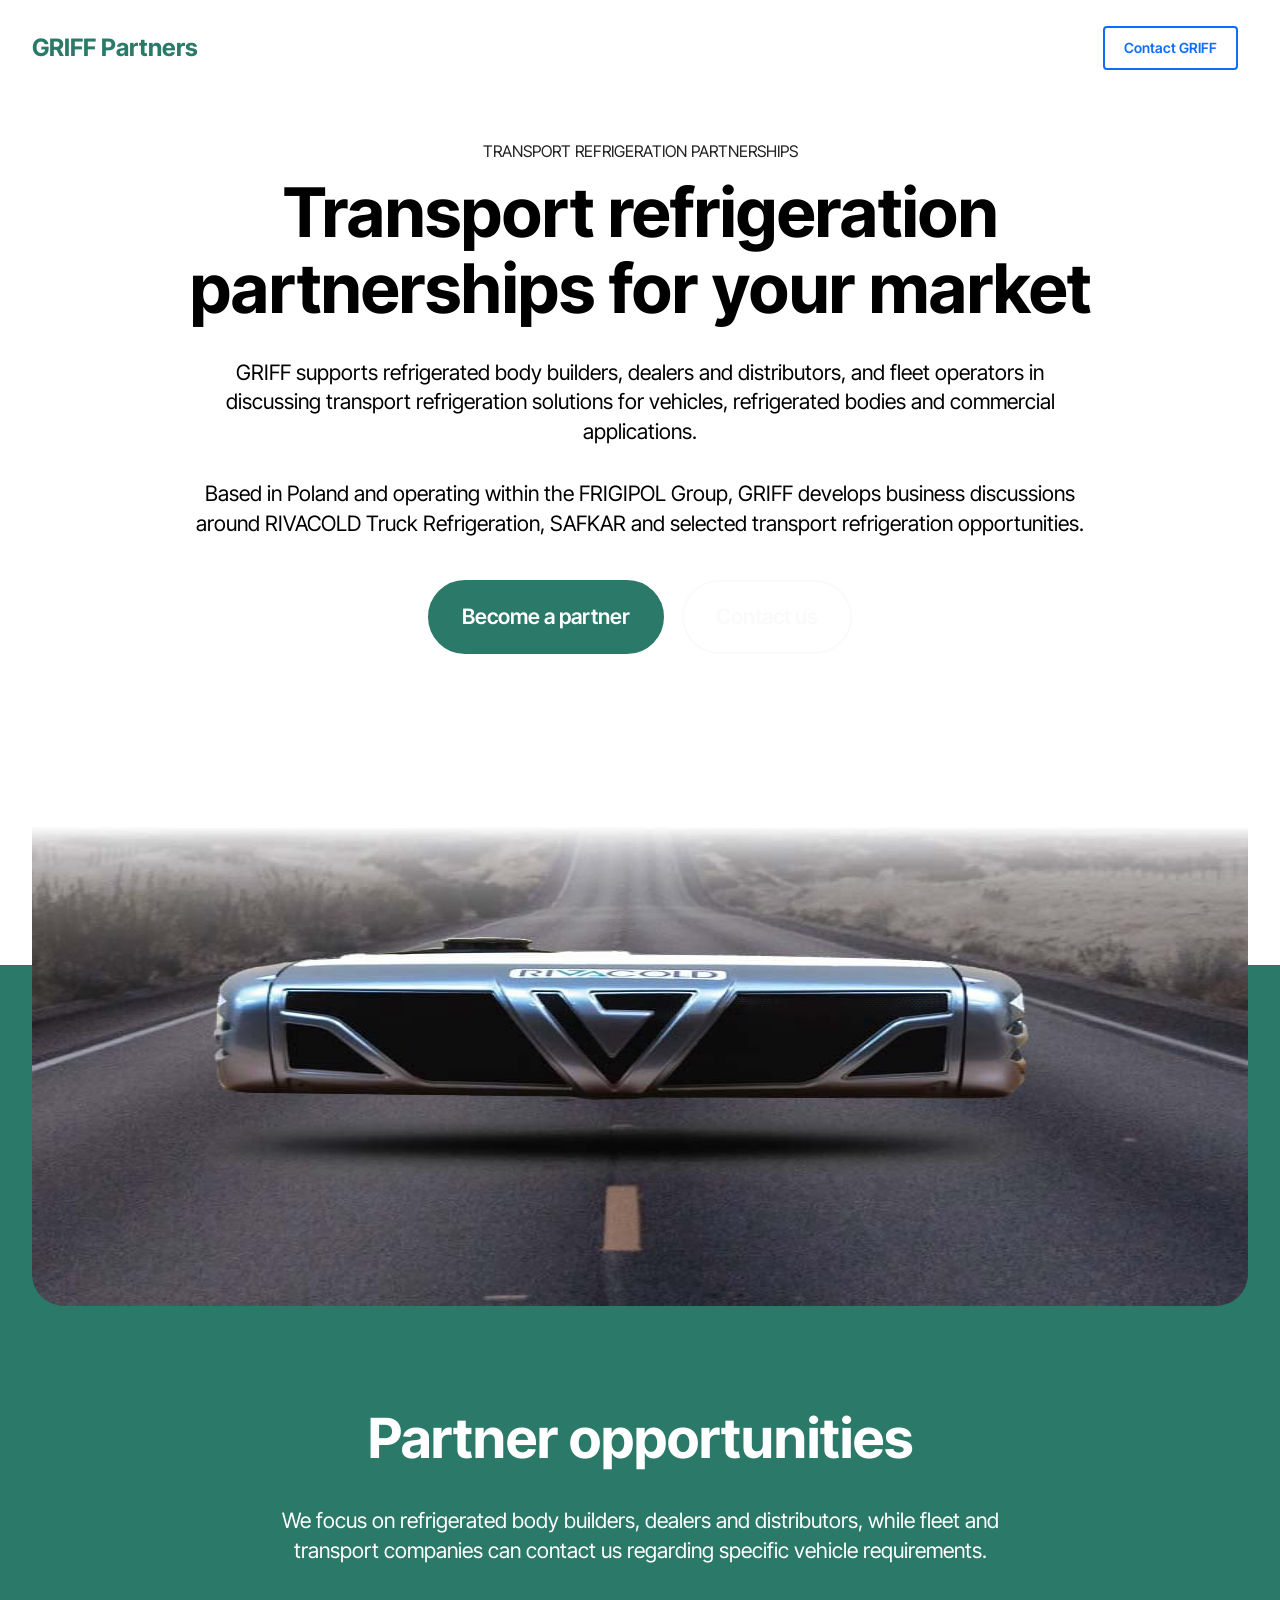
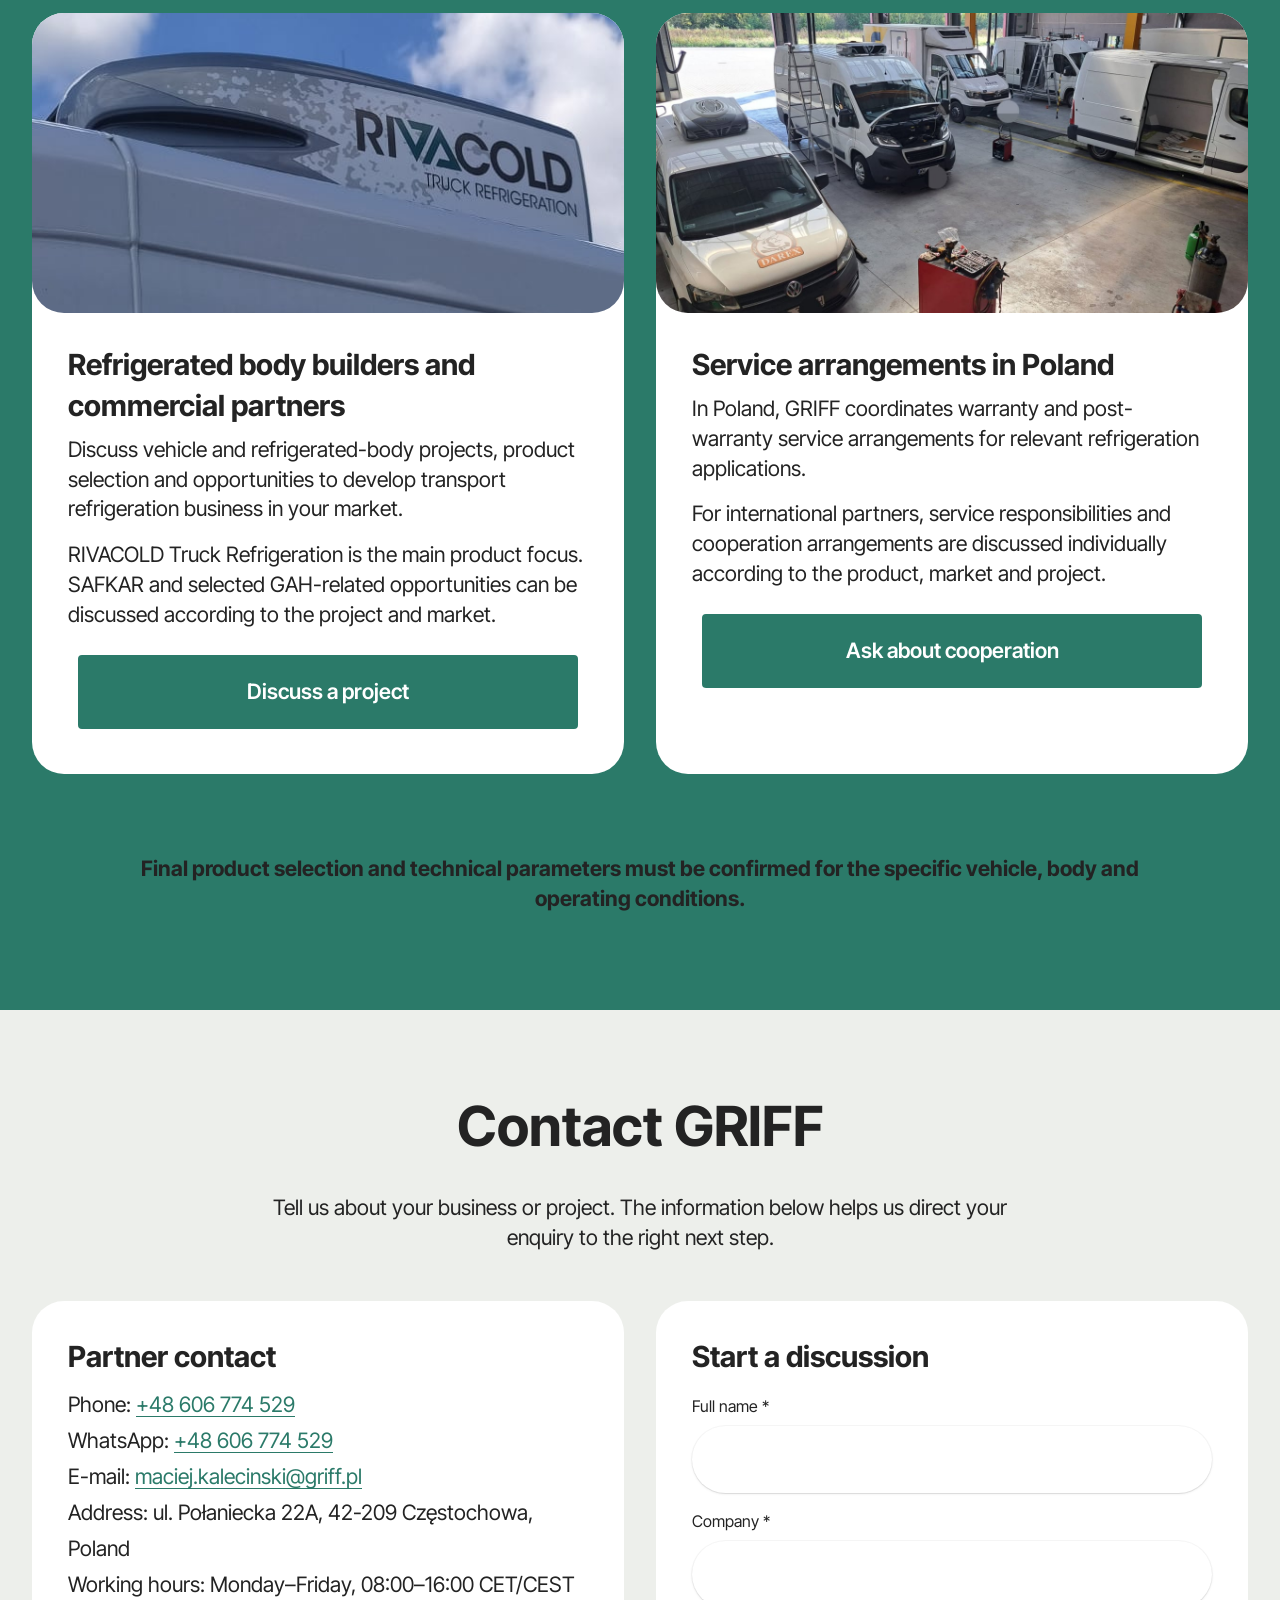
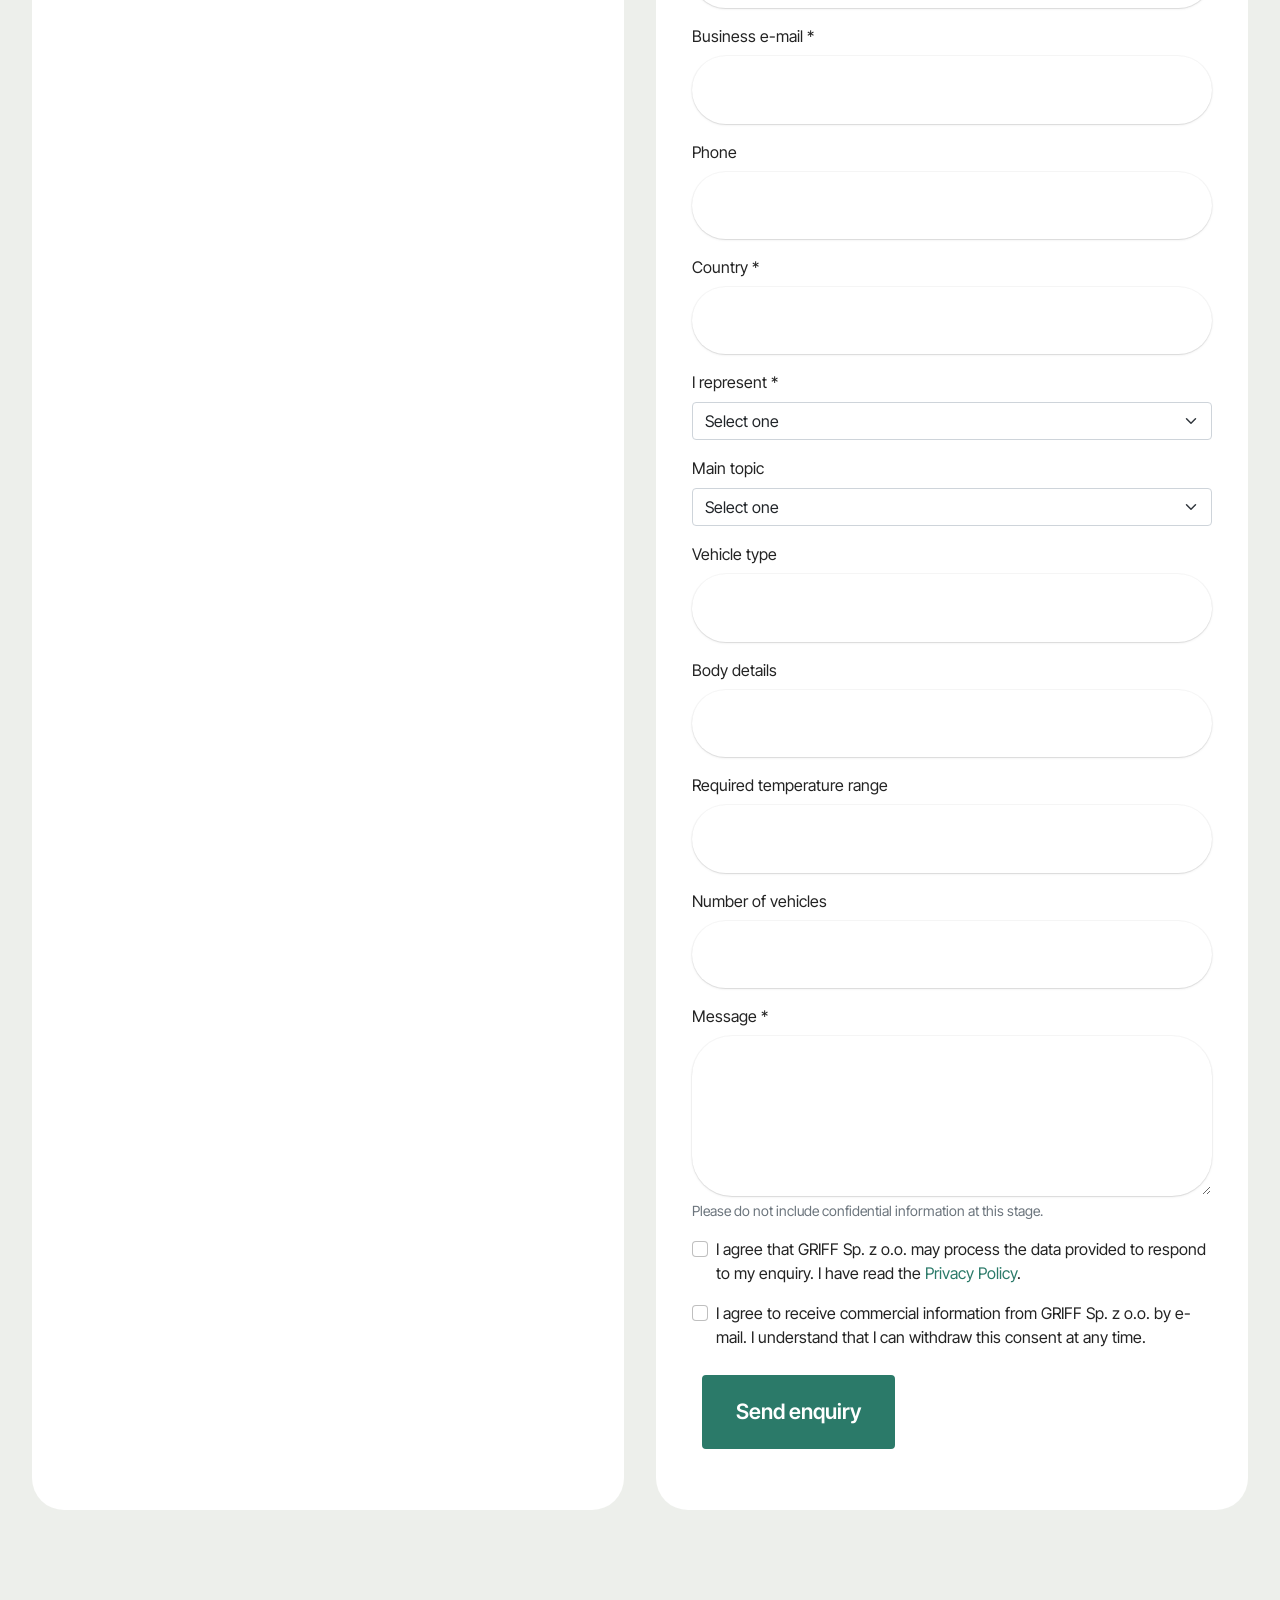
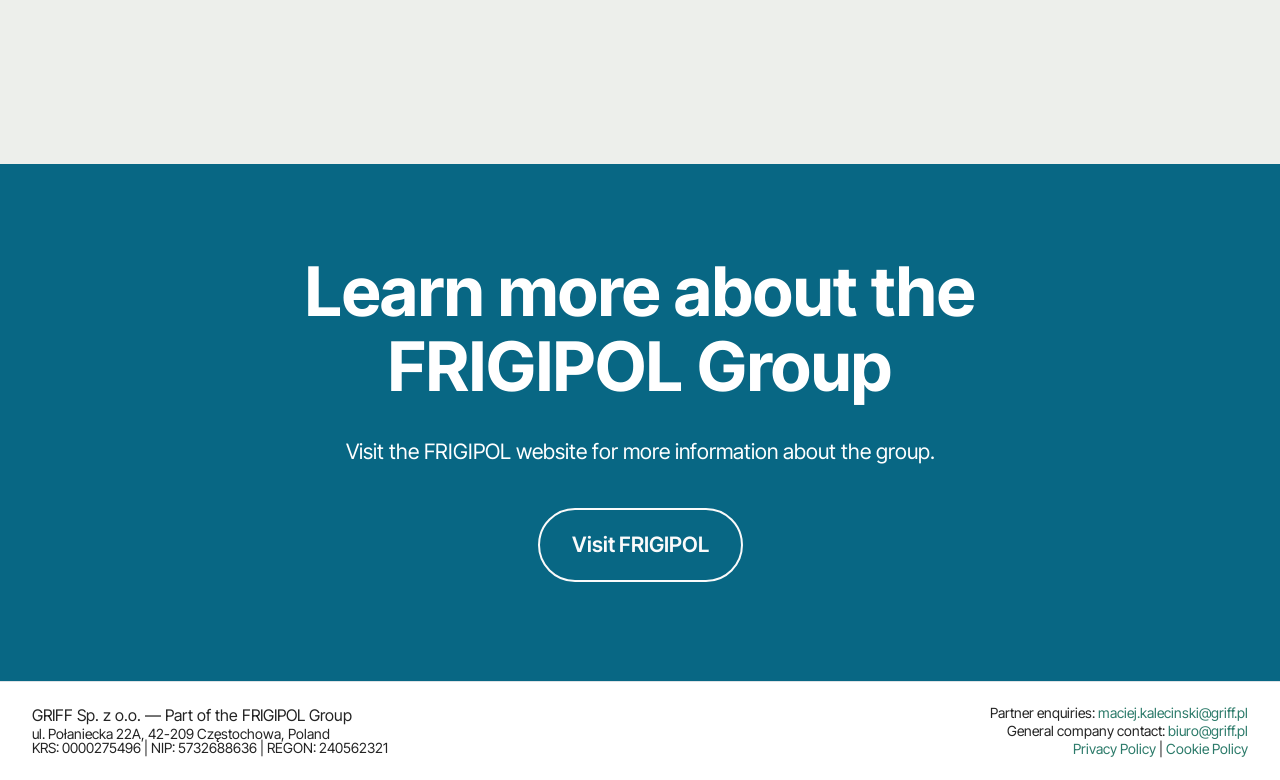
<file: index.html>
<!doctype html>
<html lang="en">
<head>
  <meta charset="utf-8">
  <meta name="viewport" content="width=device-width, initial-scale=1, viewport-fit=cover">
  <meta name="theme-color" content="#006853">
  <meta name="color-scheme" content="light">

  <title>GRIFF Partners | Transport Refrigeration in CEE</title>
  <meta name="description" content="GRIFF supports refrigerated body builders, dealers and fleets with transport refrigeration discussions, RIVACOLD, SAFKAR and selected opportunities in CEE.">
  <meta name="robots" content="index,follow,max-image-preview:large,max-snippet:-1,max-video-preview:-1">
  <link rel="canonical" href="https://www.griff-partners.eu/">

  <link rel="icon" href="assets/images/ikona-80x80.png" type="image/png">
  <link rel="apple-touch-icon" href="assets/images/ikona-80x80.png">

  <meta property="og:type" content="website">
  <meta property="og:locale" content="en_GB">
  <meta property="og:site_name" content="GRIFF Partners">
  <meta property="og:title" content="GRIFF Partners | Transport Refrigeration in CEE">
  <meta property="og:description" content="Transport refrigeration discussions for refrigerated body builders, dealers, distributors and fleet operators.">
  <meta property="og:url" content="https://www.griff-partners.eu/">
  <meta property="og:image" content="https://www.griff-partners.eu/assets/images/rivacold-tlo-842x595.jpg">
  <meta property="og:image:alt" content="Transport refrigeration unit">

  <meta name="twitter:card" content="summary_large_image">
  <meta name="twitter:title" content="GRIFF Partners | Transport Refrigeration in CEE">
  <meta name="twitter:description" content="Transport refrigeration discussions for refrigerated body builders, dealers, distributors and fleet operators.">
  <meta name="twitter:image" content="https://www.griff-partners.eu/assets/images/rivacold-tlo-842x595.jpg">

  <link rel="stylesheet" href="assets/bootstrap/css/bootstrap.min.css">
  <link rel="stylesheet" href="assets/theme/css/style.css">
  <link rel="stylesheet" href="assets/mobirise/css/mbr-additional.css?v=PjR99d">
  <link rel="preconnect" href="https://fonts.googleapis.com">
  <link rel="preconnect" href="https://fonts.gstatic.com" crossorigin>
  <link rel="stylesheet" href="https://fonts.googleapis.com/css2?family=Inter+Tight:wght@400;500;600;700;800&display=swap">

  <script type="application/ld+json">
  {
    "@context": "https://schema.org",
    "@graph": [
      {
        "@type": "Organization",
        "@id": "https://www.griff-partners.eu/#organization",
        "name": "GRIFF Sp. z o.o.",
        "alternateName": "GRIFF Partners",
        "url": "https://www.griff-partners.eu/",
        "logo": "https://www.griff-partners.eu/assets/images/ikona-80x80.png",
        "email": "maciej.kalecinski@griff.pl",
        "telephone": "+48606774529",
        "address": {
          "@type": "PostalAddress",
          "streetAddress": "ul. Połaniecka 22A",
          "postalCode": "42-209",
          "addressLocality": "Częstochowa",
          "addressCountry": "PL"
        },
        "parentOrganization": {
          "@type": "Organization",
          "name": "FRIGIPOL Group",
          "url": "https://www.frigipol.pl/"
        }
      },
      {
        "@type": "WebSite",
        "@id": "https://www.griff-partners.eu/#website",
        "url": "https://www.griff-partners.eu/",
        "name": "GRIFF Partners",
        "publisher": {
          "@id": "https://www.griff-partners.eu/#organization"
        },
        "inLanguage": "en"
      }
    ]
  }
  </script>
</head>

<body>
  <a class="visually-hidden-focusable skip-link" href="#main-content">Skip to main content</a>

  <header class="site-header">
    <div class="container py-3 d-flex flex-wrap align-items-center justify-content-between gap-3">
      <a class="text-decoration-none fw-bold fs-4" href="/" aria-label="GRIFF Partners home">
        GRIFF Partners
      </a>
      <a class="btn btn-sm btn-outline-primary" href="#contact">Contact GRIFF</a>
    </div>
  </header>

  <main id="main-content">
    <section class="header5 cid-tJS6uM4N87" id="intro" aria-labelledby="intro-title">
      <div class="topbg"></div>
      <div class="align-center container">
        <div class="row justify-content-center">
          <div class="col-md-12 col-lg-9">
            <p class="text-uppercase fw-semibold mb-3">Transport refrigeration partnerships</p>
            <h1 id="intro-title" class="mbr-section-title mbr-fonts-style mb-4 display-1">
              <strong>Transport refrigeration partnerships for your market</strong>
            </h1>
            <p class="mbr-text mbr-fonts-style mb-4 display-7">
              GRIFF supports refrigerated body builders, dealers and distributors, and fleet operators in discussing transport refrigeration solutions for vehicles, refrigerated bodies and commercial applications.
            </p>
            <p class="mbr-text mbr-fonts-style mb-4 display-7">
              Based in Poland and operating within the FRIGIPOL Group, GRIFF develops business discussions around RIVACOLD Truck Refrigeration, SAFKAR and selected transport refrigeration opportunities.
            </p>
            <div class="mbr-section-btn">
              <a class="btn btn-primary display-7" href="#contact">Become a partner</a>
              <a class="btn btn-white-outline display-7 ms-2" href="mailto:maciej.kalecinski@griff.pl">Contact us</a>
            </div>
          </div>
        </div>

        <div class="row mt-5 justify-content-center">
          <div class="col-12 col-lg-12">
            <img
              src="assets/images/rivacold-tlo-842x595.jpg"
              alt="Transport refrigeration equipment"
              width="842"
              height="595"
              fetchpriority="high"
              decoding="async">
          </div>
        </div>
      </div>
    </section>

    <section class="features4 cid-tMlEXTHLbS" id="services" aria-labelledby="services-title">
      <div class="container">
        <div class="row justify-content-center">
          <div class="col-12 content-head">
            <div class="mbr-section-head mb-5">
              <h2 id="services-title" class="mbr-section-title mbr-fonts-style align-center mb-0 display-2">
                <strong>Partner opportunities</strong>
              </h2>
              <p class="mbr-section-subtitle mbr-fonts-style align-center mb-0 mt-4 display-7">
                We focus on refrigerated body builders, dealers and distributors, while fleet and transport companies can contact us regarding specific vehicle requirements.
              </p>
            </div>
          </div>
        </div>

        <div class="row">
          <article class="item features-image col-12 col-md-6 col-lg-6">
            <div class="item-wrapper">
              <div class="item-img">
                <img
                  src="assets/images/agregat-na-dachu-595x420.jpg"
                  alt="Roof-mounted transport refrigeration unit"
                  width="595"
                  height="420"
                  loading="lazy"
                  decoding="async">
              </div>
              <div class="item-content">
                <h3 class="item-title mbr-fonts-style display-5"><strong>Refrigerated body builders and commercial partners</strong></h3>
                <p class="mbr-text mbr-fonts-style display-7">
                  Discuss vehicle and refrigerated-body projects, product selection and opportunities to develop transport refrigeration business in your market.
                </p>
                <p class="mbr-text mbr-fonts-style display-7">
                  RIVACOLD Truck Refrigeration is the main product focus. SAFKAR and selected GAH-related opportunities can be discussed according to the project and market.
                </p>
                <a class="btn btn-primary display-7" href="#contact">Discuss a project</a>
              </div>
            </div>
          </article>

          <article class="item features-image col-12 col-md-6 col-lg-6">
            <div class="item-wrapper">
              <div class="item-img">
                <img
                  src="assets/images/serwis-1256x942.jpg"
                  alt="Transport refrigeration service work"
                  width="1256"
                  height="942"
                  loading="lazy"
                  decoding="async">
              </div>
              <div class="item-content">
                <h3 class="item-title mbr-fonts-style display-5"><strong>Service arrangements in Poland</strong></h3>
                <p class="mbr-text mbr-fonts-style display-7">
                  In Poland, GRIFF coordinates warranty and post-warranty service arrangements for relevant refrigeration applications.
                </p>
                <p class="mbr-text mbr-fonts-style display-7">
                  For international partners, service responsibilities and cooperation arrangements are discussed individually according to the product, market and project.
                </p>
                <a class="btn btn-primary display-7" href="#contact">Ask about cooperation</a>
              </div>
            </div>
          </article>
        </div>

        <div class="row justify-content-center mt-5">
          <div class="col-12 col-lg-10">
            <p class="text-center mbr-text mbr-fonts-style display-7 mb-0">
              <strong>Final product selection and technical parameters must be confirmed for the specific vehicle, body and operating conditions.</strong>
            </p>
          </div>
        </div>
      </div>
    </section>

    <section class="contacts02 map1 cid-vvtAa4Rw0E" id="contact" aria-labelledby="contact-title">
      <div class="container">
        <div class="row justify-content-center">
          <div class="col-12 content-head">
            <div class="mbr-section-head mb-5">
              <h2 id="contact-title" class="mbr-section-title mbr-fonts-style align-center mb-0 display-2">
                <strong>Contact GRIFF</strong>
              </h2>
              <p class="mbr-section-subtitle mbr-fonts-style align-center mb-0 mt-4 display-7">
                Tell us about your business or project. The information below helps us direct your enquiry to the right next step.
              </p>
            </div>
          </div>
        </div>

        <div class="row justify-content-center g-4">
          <div class="card col-12 col-lg-6">
            <div class="card-wrapper">
              <div class="text-wrapper">
                <h3 class="cardTitle mbr-fonts-style mb-2 display-5"><strong>Partner contact</strong></h3>
                <ul class="list mbr-fonts-style display-7">
                  <li class="mbr-text item-wrap">
                    Phone:
                    <a href="tel:+48606774529" class="text-primary">+48 606 774 529</a>
                  </li>
                  <li class="mbr-text item-wrap">
                    WhatsApp:
                    <a href="https://wa.me/48606774529" class="text-primary" target="_blank" rel="noopener noreferrer">+48 606 774 529</a>
                  </li>
                  <li class="mbr-text item-wrap">
                    E-mail:
                    <a href="mailto:maciej.kalecinski@griff.pl" class="text-primary">maciej.kalecinski@griff.pl</a>
                  </li>
                  <li class="mbr-text item-wrap">Address: ul. Połaniecka 22A, 42-209 Częstochowa, Poland</li>
                  <li class="mbr-text item-wrap">Working hours: Monday–Friday, 08:00–16:00 CET/CEST</li>
                </ul>
              </div>
            </div>
          </div>

          <div class="card col-12 col-lg-6">
            <div class="card-wrapper">
              <div class="text-wrapper">
                <h3 class="cardTitle mbr-fonts-style mb-3 display-5"><strong>Start a discussion</strong></h3>

                <form
                  id="partner-form"
                  action="https://script.google.com/macros/s/AKfycbxzbheYUjdoOBUYEo_SbHWXQrfQbOsd6SAhdiy8NBKWu6VULIjXSs13RdwZ2tYARS0/exec"
                  method="post"
                  accept-charset="UTF-8"
                  novalidate>

                  <input type="hidden" name="language" value="en">
                  <input type="hidden" name="page_url" id="page_url" value="">
                  <input type="hidden" name="form_source" value="griff-partners-website">

                  <div class="mb-3">
                    <label class="form-label" for="full_name">Full name <span aria-hidden="true">*</span></label>
                    <input class="form-control" id="full_name" name="full_name" type="text" autocomplete="name" maxlength="120" required>
                  </div>

                  <div class="mb-3">
                    <label class="form-label" for="company">Company <span aria-hidden="true">*</span></label>
                    <input class="form-control" id="company" name="company" type="text" autocomplete="organization" maxlength="160" required>
                  </div>

                  <div class="mb-3">
                    <label class="form-label" for="email">Business e-mail <span aria-hidden="true">*</span></label>
                    <input class="form-control" id="email" name="email" type="email" autocomplete="email" maxlength="254" required>
                  </div>

                  <div class="mb-3">
                    <label class="form-label" for="phone">Phone</label>
                    <input class="form-control" id="phone" name="phone" type="tel" autocomplete="tel" maxlength="40">
                  </div>

                  <div class="mb-3">
                    <label class="form-label" for="country">Country <span aria-hidden="true">*</span></label>
                    <input class="form-control" id="country" name="country" type="text" autocomplete="country-name" maxlength="80" required>
                  </div>

                  <div class="mb-3">
                    <label class="form-label" for="role">I represent <span aria-hidden="true">*</span></label>
                    <select class="form-select" id="role" name="role" required>
                      <option value="" selected disabled>Select one</option>
                      <option value="Refrigerated body builder">Refrigerated body builder</option>
                      <option value="Dealer or distributor">Dealer or distributor</option>
                      <option value="Fleet or transport company">Fleet or transport company</option>
                      <option value="Other business enquiry">Other business enquiry</option>
                    </select>
                  </div>

                  <div class="mb-3">
                    <label class="form-label" for="topic">Main topic</label>
                    <select class="form-select" id="topic" name="topic">
                      <option value="" selected>Select one</option>
                      <option value="RIVACOLD Truck Refrigeration">RIVACOLD Truck Refrigeration</option>
                      <option value="SAFKAR">SAFKAR</option>
                      <option value="GAH or other cooperation">GAH or other cooperation</option>
                      <option value="Partner opportunity">Partner opportunity</option>
                      <option value="Product selection">Product selection</option>
                      <option value="Service-related question">Service-related question</option>
                    </select>
                  </div>

                  <div class="mb-3">
                    <label class="form-label" for="vehicle_type">Vehicle type</label>
                    <input class="form-control" id="vehicle_type" name="vehicle_type" type="text" maxlength="120">
                  </div>

                  <div class="mb-3">
                    <label class="form-label" for="body_details">Body details</label>
                    <input class="form-control" id="body_details" name="body_details" type="text" maxlength="250">
                  </div>

                  <div class="mb-3">
                    <label class="form-label" for="temperature_range">Required temperature range</label>
                    <input class="form-control" id="temperature_range" name="temperature_range" type="text" maxlength="80">
                  </div>

                  <div class="mb-3">
                    <label class="form-label" for="vehicles">Number of vehicles</label>
                    <input class="form-control" id="vehicles" name="vehicles" type="number" min="1" max="1000000" step="1">
                  </div>

                  <div class="mb-3">
                    <label class="form-label" for="message">Message <span aria-hidden="true">*</span></label>
                    <textarea class="form-control" id="message" name="message" rows="5" maxlength="3000" required></textarea>
                    <div class="form-text">Please do not include confidential information at this stage.</div>
                  </div>

                  <div class="visually-hidden" aria-hidden="true">
                    <label for="website">Leave this field empty</label>
                    <input id="website" name="website" type="text" tabindex="-1" autocomplete="off">
                  </div>

                  <div class="form-check mb-3">
                    <input class="form-check-input" id="privacy" name="privacy" value="yes" type="checkbox" required>
                    <label class="form-check-label" for="privacy">
                      I agree that GRIFF Sp. z o.o. may process the data provided to respond to my enquiry. I have read the
                      <a href="privacy-policy.html">Privacy Policy</a>.
                    </label>
                  </div>

                  <div class="form-check mb-3">
                    <input class="form-check-input" id="marketing" name="marketing" value="yes" type="checkbox">
                    <label class="form-check-label" for="marketing">
                      I agree to receive commercial information from GRIFF Sp. z o.o. by e-mail. I understand that I can withdraw this consent at any time.
                    </label>
                  </div>

                  <button class="btn btn-primary display-7" type="submit">Send enquiry</button>
                  <p id="form-status" class="mt-3 mb-0" role="status" aria-live="polite"></p>
                </form>
              </div>
            </div>
          </div>

          <div class="map-wrapper col-12">
            <div class="google-map">
              <iframe
                title="GRIFF and FRIGIPOL location in Częstochowa"
                src="https://www.google.com/maps/embed?pb=!1m18!1m12!1m3!1d1780.3624110162777!2d19.15870701215653!3d50.871667753433805!2m3!1f0!2f0!3f0!3m2!1i1024!2i768!4f13.1!3m3!1m2!1s0x4710b5d9a70ea2a7%3A0xafe646f6bf998426!2sFrigipol%20Sp.%20z%20o.o.%20Cz%C4%99stochowa!5e0!3m2!1spl!2spl!4v1789644656473!5m2!1spl!2spl"
                width="600"
                height="450"
                style="border:0"
                loading="lazy"
                referrerpolicy="strict-origin-when-cross-origin"
                allowfullscreen>
              </iframe>
            </div>
          </div>
        </div>
      </div>
    </section>

    <section class="header09 cid-tLAX5BnXkJ" id="frigipol" aria-labelledby="frigipol-title">
      <div class="container">
        <div class="row">
          <div class="content-wrap col-12 col-md-8">
            <h2 id="frigipol-title" class="mbr-section-title mbr-fonts-style mbr-white mb-4 display-1">
              <strong>Learn more about the FRIGIPOL Group</strong>
            </h2>
            <p class="mbr-fonts-style mbr-text mbr-white mb-4 display-7">
              Visit the FRIGIPOL website for more information about the group.
            </p>
            <div class="mbr-section-btn">
              <a class="btn btn-white-outline display-7" href="https://www.frigipol.pl/" target="_blank" rel="noopener noreferrer">Visit FRIGIPOL</a>
            </div>
          </div>
        </div>
      </div>
    </section>
  </main>

  <footer class="py-4 border-top bg-white">
    <div class="container">
      <div class="row g-3 align-items-center">
        <div class="col-12 col-lg-6">
          <p class="mb-1 fw-semibold">GRIFF Sp. z o.o. — Part of the FRIGIPOL Group</p>
          <p class="mb-0 small">ul. Połaniecka 22A, 42-209 Częstochowa, Poland</p>
          <p class="mb-0 small">KRS: 0000275496 | NIP: 5732688636 | REGON: 240562321</p>
        </div>
        <div class="col-12 col-lg-6 text-lg-end">
          <p class="mb-1 small">
            Partner enquiries:
            <a href="mailto:maciej.kalecinski@griff.pl">maciej.kalecinski@griff.pl</a>
          </p>
          <p class="mb-1 small">
            General company contact:
            <a href="mailto:biuro@griff.pl">biuro@griff.pl</a>
          </p>
          <p class="mb-0 small">
            <a href="privacy-policy.html">Privacy Policy</a>
            <span aria-hidden="true">|</span>
            <a href="cookie-policy.html">Cookie Policy</a>
          </p>
        </div>
      </div>
    </div>
  </footer>

  <script>
    (() => {
      "use strict";

      const form = document.getElementById("partner-form");
      const pageUrl = document.getElementById("page_url");
      const status = document.getElementById("form-status");

      if (pageUrl) {
        pageUrl.value = window.location.href;
      }

      if (!form || !status) {
        return;
      }

      form.addEventListener("submit", () => {
        if (!form.checkValidity()) {
          status.textContent = "Please complete the required fields before sending your enquiry.";
          return;
        }

        status.textContent = "Sending your enquiry…";
      });
    })();
  </script>
</body>
</html>
</file>
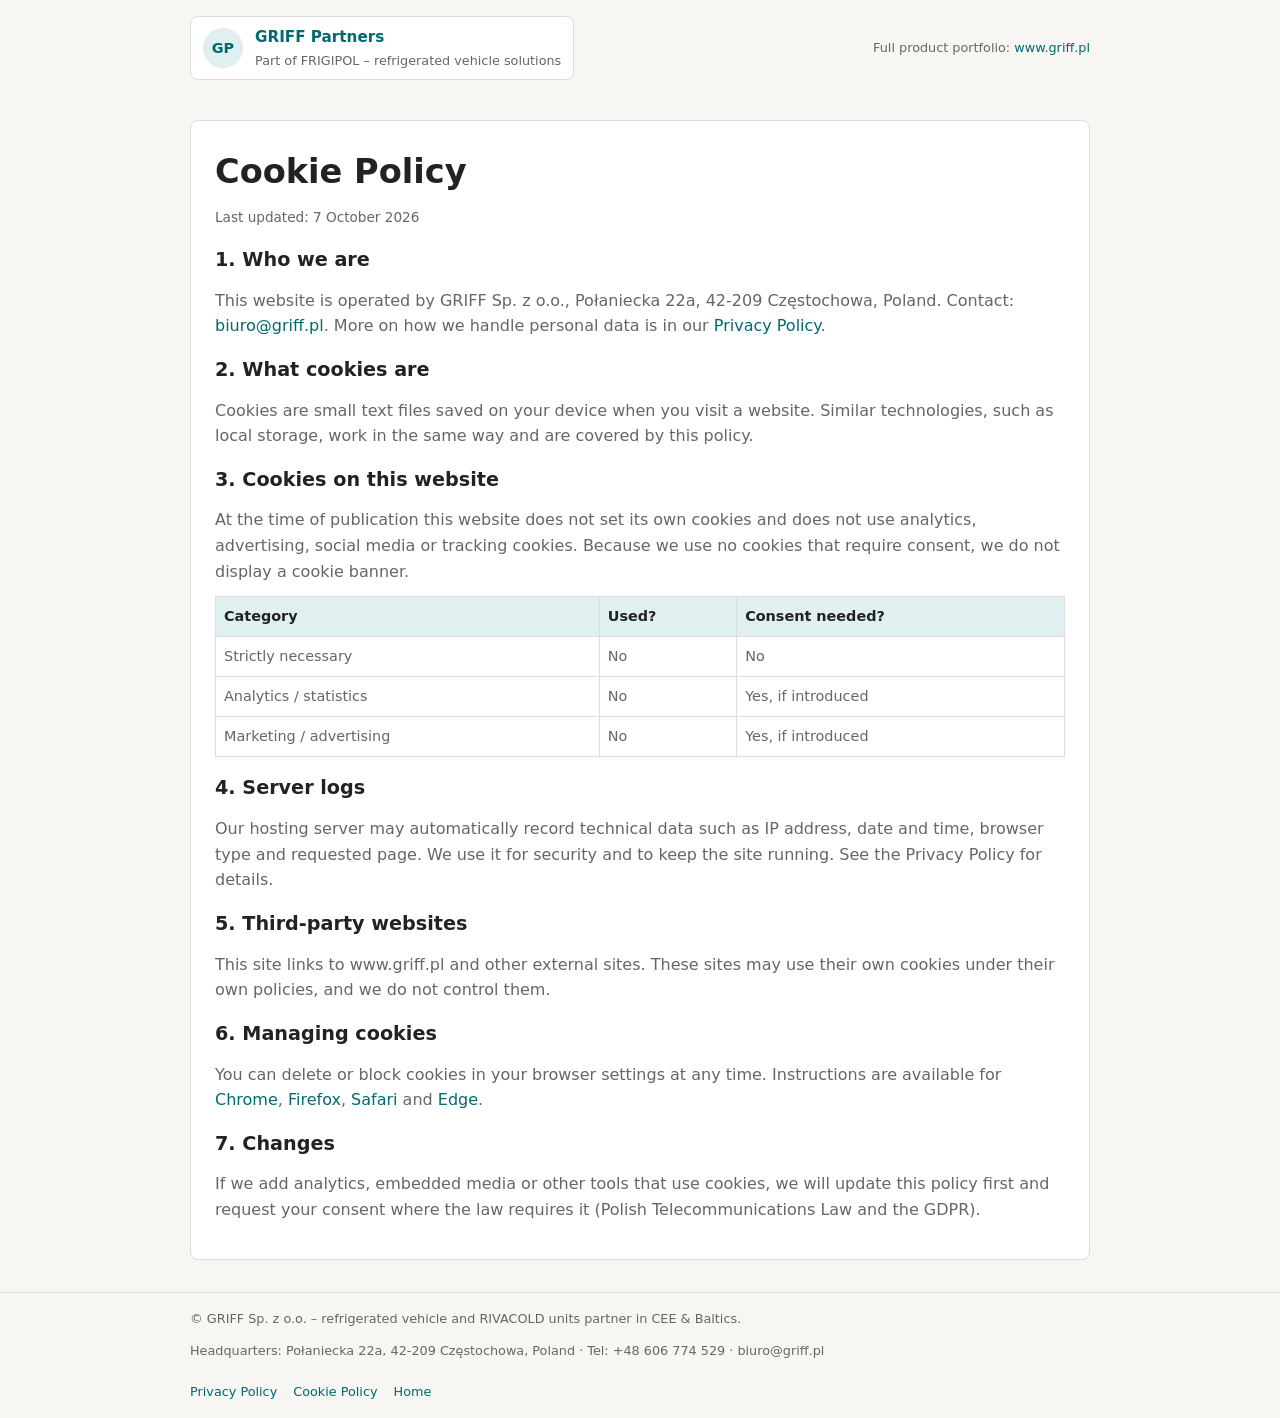
<file: cookie-policy.html>
<!doctype html>
<html lang="en">
<head>
  <meta charset="utf-8">
  <title>Cookie Policy – GRIFF Sp. z o.o.</title>
  <meta name="viewport" content="width=device-width, initial-scale=1">
  <meta name="description"
        content="Cookie Policy – GRIFF Sp. z o.o.">
  <style>
    :root {
      --bg: #f7f6f2; --surface: #ffffff; --text: #222222; --muted: #666666;
      --accent: #01696f; --accent-soft: #e0efef; --border: #dddddd; --radius: 8px;
      --space-2: 0.5rem; --space-3: 0.75rem; --space-4: 1rem; --space-6: 1.5rem; --space-8: 2rem; --space-12: 3rem;
      --max-width: 900px;
    }
    *, *::before, *::after { box-sizing: border-box; margin: 0; padding: 0; }
    body { font-family: system-ui, -apple-system, BlinkMacSystemFont, "Segoe UI", sans-serif; background: var(--bg); color: var(--text); line-height: 1.6; min-height: 100vh; display: flex; flex-direction: column; }
    a { color: var(--accent); text-decoration: none; }
    a:hover { text-decoration: underline; }
    header { padding: var(--space-4); }
    .shell { max-width: var(--max-width); margin: 0 auto; }
    .brand-bar { display: flex; align-items: center; justify-content: space-between; gap: var(--space-4); }
    .brand-link { display: inline-flex; align-items: center; gap: var(--space-3); padding: var(--space-2) var(--space-3); border-radius: var(--radius); background: var(--surface); border: 1px solid var(--border); }
    .brand-mark { width: 40px; height: 40px; border-radius: 999px; background: var(--accent-soft); display: flex; align-items: center; justify-content: center; font-weight: 700; font-size: 0.9rem; color: var(--accent); }
    .brand-text { display: flex; flex-direction: column; gap: 0.1rem; }
    .brand-title { font-weight: 600; font-size: 0.95rem; }
    .brand-subtitle { font-size: 0.8rem; color: var(--muted); }
    .nav-note { font-size: 0.8rem; color: var(--muted); text-align: right; }
    main { flex: 1; padding: 0 var(--space-4) var(--space-8); }
    .hero { margin-top: var(--space-4); padding: var(--space-8); background: var(--surface); border-radius: var(--radius); border: 1px solid var(--border); box-shadow: 0 10px 25px rgba(0,0,0,0.04); }
    .hero-kicker { font-size: 0.8rem; text-transform: uppercase; letter-spacing: 0.12em; color: var(--muted); margin-bottom: var(--space-2); }
    .hero h1 { font-size: clamp(1.8rem, 3vw, 2.4rem); margin-bottom: var(--space-3); }
    .hero p { margin-bottom: var(--space-4); color: var(--muted); max-width: 50rem; }
    .hero-ctas { display: flex; flex-wrap: wrap; gap: var(--space-3); margin-bottom: var(--space-3); }
    .btn-primary, .btn-secondary { display: inline-flex; align-items: center; justify-content: center; padding: 0.7rem 1.6rem; border-radius: 999px; font-size: 0.95rem; border: 1px solid transparent; cursor: pointer; text-decoration: none; white-space: nowrap; }
    .btn-primary { background: var(--accent); color: #ffffff; border-color: var(--accent); }
    .btn-primary:hover { background: #0c4e54; border-color: #0c4e54; }
    .btn-secondary { background: var(--accent-soft); color: var(--accent); border-color: var(--accent-soft); }
    .btn-secondary:hover { background: #d2e3e3; }
    .contact-inline { font-size: 0.9rem; color: var(--muted); }
    .contact-inline strong { color: var(--text); }
    .section { margin-top: var(--space-6); padding: var(--space-6); background: var(--surface); border-radius: var(--radius); border: 1px solid var(--border); }
    .section h2 { font-size: 1.2rem; margin-bottom: var(--space-3); }
    .section p { margin-bottom: var(--space-3); color: var(--muted); }
    .two-cols { display: grid; grid-template-columns: minmax(0, 2fr) minmax(0, 2fr); gap: var(--space-4); }
    .list { list-style: none; display: flex; flex-direction: column; gap: 0.4rem; font-size: 0.93rem; }
    .list li::before { content: "•"; color: var(--accent); margin-right: 0.4rem; }
    footer { padding: var(--space-4); border-top: 1px solid var(--border); font-size: 0.8rem; color: var(--muted); }
    .footer-inner { max-width: var(--max-width); margin: 0 auto; display: flex; flex-wrap: wrap; align-items: center; justify-content: space-between; gap: var(--space-3); }
    @media (max-width: 720px) {
      .hero { padding: var(--space-6); }
      .section { padding: var(--space-4); }
      .two-cols { grid-template-columns: minmax(0, 1fr); }
      .brand-bar { flex-direction: column; align-items: flex-start; }
      .nav-note { text-align: left; }
    }

    .footer-links { display: flex; flex-wrap: wrap; gap: var(--space-4); width: 100%; padding-top: var(--space-2); }
    .legal h1 { font-size: clamp(1.6rem, 3vw, 2.1rem); margin-bottom: var(--space-2); }
    .legal .updated { font-size: 0.85rem; color: var(--muted); margin-bottom: var(--space-4); }
    .legal h2 { margin-top: var(--space-4); }
    .legal ul.list { margin-bottom: var(--space-3); color: var(--muted); }
    .legal table { width: 100%; border-collapse: collapse; font-size: 0.9rem; margin-bottom: var(--space-3); }
    .legal th, .legal td { border: 1px solid var(--border); padding: 0.5rem; text-align: left; color: var(--muted); }
    .legal th { color: var(--text); background: var(--accent-soft); }
  </style>
</head>
<body>
  <header>
    <div class="shell brand-bar">
      <!-- Logo + link to full product site -->
      <a class="brand-link" href="index.html" >
        <div class="brand-mark">GP</div>
        <div class="brand-text">
          <span class="brand-title">GRIFF Partners</span>
          <span class="brand-subtitle">Part of FRIGIPOL – refrigerated vehicle solutions</span>
        </div>
      </a>
      <div class="nav-note">
        Full product portfolio: <a href="https://www.griff.pl" target="_blank" rel="noopener noreferrer">www.griff.pl</a>
      </div>
    </div>
  </header>

  <main>
    <div class="shell">
      <section class="section legal">
        <h1>Cookie Policy</h1>
        <div class="updated">Last updated: 7 October 2026</div>

        <h2>1. Who we are</h2>
        <p>This website is operated by GRIFF Sp. z o.o., Połaniecka 22a, 42‑209 Częstochowa, Poland. Contact: <a href="mailto:biuro@griff.pl">biuro@griff.pl</a>. More on how we handle personal data is in our <a href="privacy-policy.html">Privacy Policy</a>.</p>

        <h2>2. What cookies are</h2>
        <p>Cookies are small text files saved on your device when you visit a website. Similar technologies, such as local storage, work in the same way and are covered by this policy.</p>

        <h2>3. Cookies on this website</h2>
        <p>At the time of publication this website does not set its own cookies and does not use analytics, advertising, social media or tracking cookies. Because we use no cookies that require consent, we do not display a cookie banner.</p>
        <table>
          <tr><th>Category</th><th>Used?</th><th>Consent needed?</th></tr>
          <tr><td>Strictly necessary</td><td>No</td><td>No</td></tr>
          <tr><td>Analytics / statistics</td><td>No</td><td>Yes, if introduced</td></tr>
          <tr><td>Marketing / advertising</td><td>No</td><td>Yes, if introduced</td></tr>
        </table>

        <h2>4. Server logs</h2>
        <p>Our hosting server may automatically record technical data such as IP address, date and time, browser type and requested page. We use it for security and to keep the site running. See the Privacy Policy for details.</p>

        <h2>5. Third-party websites</h2>
        <p>This site links to www.griff.pl and other external sites. These sites may use their own cookies under their own policies, and we do not control them.</p>

        <h2>6. Managing cookies</h2>
        <p>You can delete or block cookies in your browser settings at any time. Instructions are available for <a href="https://support.google.com/chrome/answer/95647" target="_blank" rel="noopener noreferrer">Chrome</a>, <a href="https://support.mozilla.org/en-US/kb/enhanced-tracking-protection-firefox-desktop" target="_blank" rel="noopener noreferrer">Firefox</a>, <a href="https://support.apple.com/guide/safari/manage-cookies-sfri11471/mac" target="_blank" rel="noopener noreferrer">Safari</a> and <a href="https://support.microsoft.com/microsoft-edge" target="_blank" rel="noopener noreferrer">Edge</a>.</p>

        <h2>7. Changes</h2>
        <p>If we add analytics, embedded media or other tools that use cookies, we will update this policy first and request your consent where the law requires it (Polish Telecommunications Law and the GDPR).</p>
      </section>
    </div>
  </main>

  <footer>
    <div class="footer-inner">
      <div>
        © GRIFF Sp. z o.o. – refrigerated vehicle and RIVACOLD units partner in CEE & Baltics.
      </div>
      <div>
        Headquarters: Połaniecka 22a, 42‑209 Częstochowa, Poland · Tel: +48&nbsp;606&nbsp;774&nbsp;529 · biuro@griff.pl
      </div>
      <div class="footer-links">
        <a href="privacy-policy.html">Privacy Policy</a>
        <a href="cookie-policy.html">Cookie Policy</a>
        <a href="index.html">Home</a>
      </div>
    </div>
  </footer>
</body>
</html>
</file>
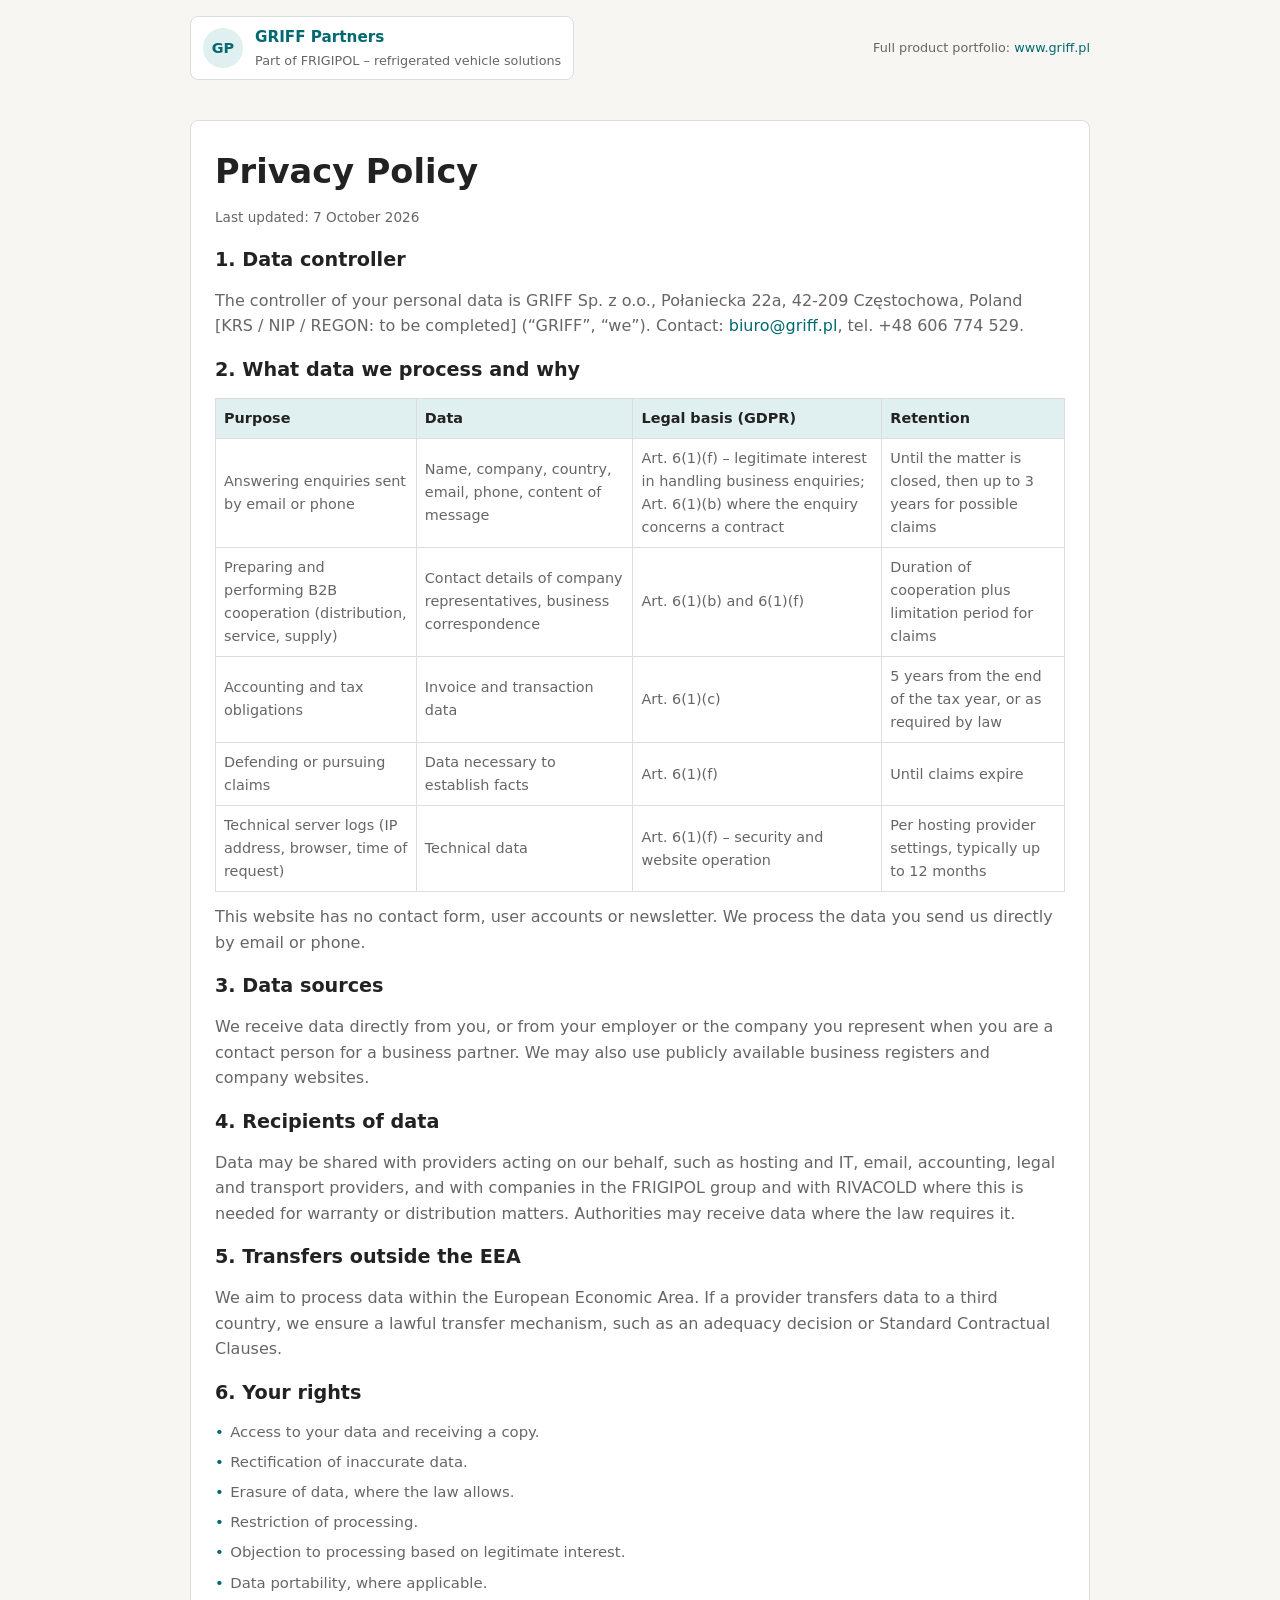
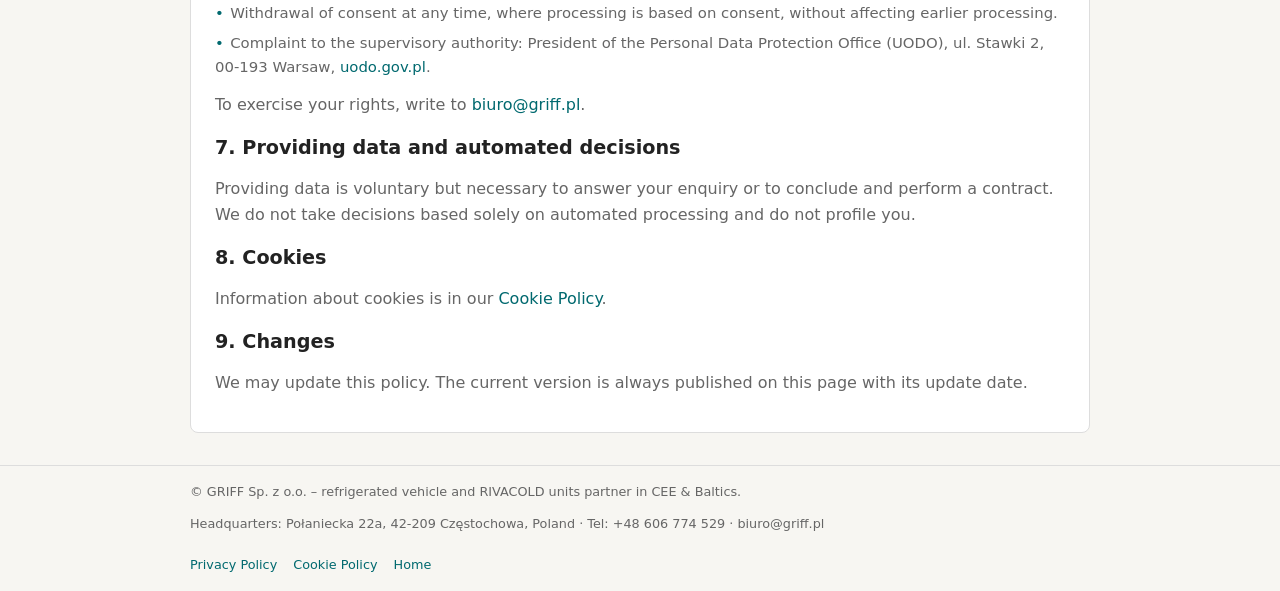
<file: privacy-policy.html>
<!doctype html>
<html lang="en">
<head>
  <meta charset="utf-8">
  <title>Privacy Policy – GRIFF Sp. z o.o.</title>
  <meta name="viewport" content="width=device-width, initial-scale=1">
  <meta name="description"
        content="Privacy Policy – GRIFF Sp. z o.o.">
  <style>
    :root {
      --bg: #f7f6f2; --surface: #ffffff; --text: #222222; --muted: #666666;
      --accent: #01696f; --accent-soft: #e0efef; --border: #dddddd; --radius: 8px;
      --space-2: 0.5rem; --space-3: 0.75rem; --space-4: 1rem; --space-6: 1.5rem; --space-8: 2rem; --space-12: 3rem;
      --max-width: 900px;
    }
    *, *::before, *::after { box-sizing: border-box; margin: 0; padding: 0; }
    body { font-family: system-ui, -apple-system, BlinkMacSystemFont, "Segoe UI", sans-serif; background: var(--bg); color: var(--text); line-height: 1.6; min-height: 100vh; display: flex; flex-direction: column; }
    a { color: var(--accent); text-decoration: none; }
    a:hover { text-decoration: underline; }
    header { padding: var(--space-4); }
    .shell { max-width: var(--max-width); margin: 0 auto; }
    .brand-bar { display: flex; align-items: center; justify-content: space-between; gap: var(--space-4); }
    .brand-link { display: inline-flex; align-items: center; gap: var(--space-3); padding: var(--space-2) var(--space-3); border-radius: var(--radius); background: var(--surface); border: 1px solid var(--border); }
    .brand-mark { width: 40px; height: 40px; border-radius: 999px; background: var(--accent-soft); display: flex; align-items: center; justify-content: center; font-weight: 700; font-size: 0.9rem; color: var(--accent); }
    .brand-text { display: flex; flex-direction: column; gap: 0.1rem; }
    .brand-title { font-weight: 600; font-size: 0.95rem; }
    .brand-subtitle { font-size: 0.8rem; color: var(--muted); }
    .nav-note { font-size: 0.8rem; color: var(--muted); text-align: right; }
    main { flex: 1; padding: 0 var(--space-4) var(--space-8); }
    .hero { margin-top: var(--space-4); padding: var(--space-8); background: var(--surface); border-radius: var(--radius); border: 1px solid var(--border); box-shadow: 0 10px 25px rgba(0,0,0,0.04); }
    .hero-kicker { font-size: 0.8rem; text-transform: uppercase; letter-spacing: 0.12em; color: var(--muted); margin-bottom: var(--space-2); }
    .hero h1 { font-size: clamp(1.8rem, 3vw, 2.4rem); margin-bottom: var(--space-3); }
    .hero p { margin-bottom: var(--space-4); color: var(--muted); max-width: 50rem; }
    .hero-ctas { display: flex; flex-wrap: wrap; gap: var(--space-3); margin-bottom: var(--space-3); }
    .btn-primary, .btn-secondary { display: inline-flex; align-items: center; justify-content: center; padding: 0.7rem 1.6rem; border-radius: 999px; font-size: 0.95rem; border: 1px solid transparent; cursor: pointer; text-decoration: none; white-space: nowrap; }
    .btn-primary { background: var(--accent); color: #ffffff; border-color: var(--accent); }
    .btn-primary:hover { background: #0c4e54; border-color: #0c4e54; }
    .btn-secondary { background: var(--accent-soft); color: var(--accent); border-color: var(--accent-soft); }
    .btn-secondary:hover { background: #d2e3e3; }
    .contact-inline { font-size: 0.9rem; color: var(--muted); }
    .contact-inline strong { color: var(--text); }
    .section { margin-top: var(--space-6); padding: var(--space-6); background: var(--surface); border-radius: var(--radius); border: 1px solid var(--border); }
    .section h2 { font-size: 1.2rem; margin-bottom: var(--space-3); }
    .section p { margin-bottom: var(--space-3); color: var(--muted); }
    .two-cols { display: grid; grid-template-columns: minmax(0, 2fr) minmax(0, 2fr); gap: var(--space-4); }
    .list { list-style: none; display: flex; flex-direction: column; gap: 0.4rem; font-size: 0.93rem; }
    .list li::before { content: "•"; color: var(--accent); margin-right: 0.4rem; }
    footer { padding: var(--space-4); border-top: 1px solid var(--border); font-size: 0.8rem; color: var(--muted); }
    .footer-inner { max-width: var(--max-width); margin: 0 auto; display: flex; flex-wrap: wrap; align-items: center; justify-content: space-between; gap: var(--space-3); }
    @media (max-width: 720px) {
      .hero { padding: var(--space-6); }
      .section { padding: var(--space-4); }
      .two-cols { grid-template-columns: minmax(0, 1fr); }
      .brand-bar { flex-direction: column; align-items: flex-start; }
      .nav-note { text-align: left; }
    }

    .footer-links { display: flex; flex-wrap: wrap; gap: var(--space-4); width: 100%; padding-top: var(--space-2); }
    .legal h1 { font-size: clamp(1.6rem, 3vw, 2.1rem); margin-bottom: var(--space-2); }
    .legal .updated { font-size: 0.85rem; color: var(--muted); margin-bottom: var(--space-4); }
    .legal h2 { margin-top: var(--space-4); }
    .legal ul.list { margin-bottom: var(--space-3); color: var(--muted); }
    .legal table { width: 100%; border-collapse: collapse; font-size: 0.9rem; margin-bottom: var(--space-3); }
    .legal th, .legal td { border: 1px solid var(--border); padding: 0.5rem; text-align: left; color: var(--muted); }
    .legal th { color: var(--text); background: var(--accent-soft); }
  </style>
</head>
<body>
  <header>
    <div class="shell brand-bar">
      <!-- Logo + link to full product site -->
      <a class="brand-link" href="index.html" >
        <div class="brand-mark">GP</div>
        <div class="brand-text">
          <span class="brand-title">GRIFF Partners</span>
          <span class="brand-subtitle">Part of FRIGIPOL – refrigerated vehicle solutions</span>
        </div>
      </a>
      <div class="nav-note">
        Full product portfolio: <a href="https://www.griff.pl" target="_blank" rel="noopener noreferrer">www.griff.pl</a>
      </div>
    </div>
  </header>

  <main>
    <div class="shell">
      <section class="section legal">
        <h1>Privacy Policy</h1>
        <div class="updated">Last updated: 7 October 2026</div>

        <h2>1. Data controller</h2>
        <p>The controller of your personal data is GRIFF Sp. z o.o., Połaniecka 22a, 42‑209 Częstochowa, Poland [KRS / NIP / REGON: to be completed] (“GRIFF”, “we”). Contact: <a href="mailto:biuro@griff.pl">biuro@griff.pl</a>, tel. +48&nbsp;606&nbsp;774&nbsp;529.</p>

        <h2>2. What data we process and why</h2>
        <table>
          <tr><th>Purpose</th><th>Data</th><th>Legal basis (GDPR)</th><th>Retention</th></tr>
          <tr><td>Answering enquiries sent by email or phone</td><td>Name, company, country, email, phone, content of message</td><td>Art. 6(1)(f) – legitimate interest in handling business enquiries; Art. 6(1)(b) where the enquiry concerns a contract</td><td>Until the matter is closed, then up to 3 years for possible claims</td></tr>
          <tr><td>Preparing and performing B2B cooperation (distribution, service, supply)</td><td>Contact details of company representatives, business correspondence</td><td>Art. 6(1)(b) and 6(1)(f)</td><td>Duration of cooperation plus limitation period for claims</td></tr>
          <tr><td>Accounting and tax obligations</td><td>Invoice and transaction data</td><td>Art. 6(1)(c)</td><td>5 years from the end of the tax year, or as required by law</td></tr>
          <tr><td>Defending or pursuing claims</td><td>Data necessary to establish facts</td><td>Art. 6(1)(f)</td><td>Until claims expire</td></tr>
          <tr><td>Technical server logs (IP address, browser, time of request)</td><td>Technical data</td><td>Art. 6(1)(f) – security and website operation</td><td>Per hosting provider settings, typically up to 12 months</td></tr>
        </table>
        <p>This website has no contact form, user accounts or newsletter. We process the data you send us directly by email or phone.</p>

        <h2>3. Data sources</h2>
        <p>We receive data directly from you, or from your employer or the company you represent when you are a contact person for a business partner. We may also use publicly available business registers and company websites.</p>

        <h2>4. Recipients of data</h2>
        <p>Data may be shared with providers acting on our behalf, such as hosting and IT, email, accounting, legal and transport providers, and with companies in the FRIGIPOL group and with RIVACOLD where this is needed for warranty or distribution matters. Authorities may receive data where the law requires it.</p>

        <h2>5. Transfers outside the EEA</h2>
        <p>We aim to process data within the European Economic Area. If a provider transfers data to a third country, we ensure a lawful transfer mechanism, such as an adequacy decision or Standard Contractual Clauses.</p>

        <h2>6. Your rights</h2>
        <ul class="list">
          <li>Access to your data and receiving a copy.</li>
          <li>Rectification of inaccurate data.</li>
          <li>Erasure of data, where the law allows.</li>
          <li>Restriction of processing.</li>
          <li>Objection to processing based on legitimate interest.</li>
          <li>Data portability, where applicable.</li>
          <li>Withdrawal of consent at any time, where processing is based on consent, without affecting earlier processing.</li>
          <li>Complaint to the supervisory authority: President of the Personal Data Protection Office (UODO), ul. Stawki 2, 00‑193 Warsaw, <a href="https://uodo.gov.pl" target="_blank" rel="noopener noreferrer">uodo.gov.pl</a>.</li>
        </ul>
        <p>To exercise your rights, write to <a href="mailto:biuro@griff.pl">biuro@griff.pl</a>.</p>

        <h2>7. Providing data and automated decisions</h2>
        <p>Providing data is voluntary but necessary to answer your enquiry or to conclude and perform a contract. We do not take decisions based solely on automated processing and do not profile you.</p>

        <h2>8. Cookies</h2>
        <p>Information about cookies is in our <a href="cookie-policy.html">Cookie Policy</a>.</p>

        <h2>9. Changes</h2>
        <p>We may update this policy. The current version is always published on this page with its update date.</p>
      </section>
    </div>
  </main>

  <footer>
    <div class="footer-inner">
      <div>
        © GRIFF Sp. z o.o. – refrigerated vehicle and RIVACOLD units partner in CEE & Baltics.
      </div>
      <div>
        Headquarters: Połaniecka 22a, 42‑209 Częstochowa, Poland · Tel: +48&nbsp;606&nbsp;774&nbsp;529 · biuro@griff.pl
      </div>
      <div class="footer-links">
        <a href="privacy-policy.html">Privacy Policy</a>
        <a href="cookie-policy.html">Cookie Policy</a>
        <a href="index.html">Home</a>
      </div>
    </div>
  </footer>
</body>
</html>
</file>
<file: assets/theme/css/style.css>
@charset "UTF-8";
section {
  background-color: #ffffff;
}

body {
  font-style: normal;
  line-height: 1.5;
  font-weight: 400;
  color: #232323;
  position: relative;
}

button {
  background-color: transparent;
  border-color: transparent;
}

.embla__button,
.carousel-control {
  background-color: #edefea !important;
  opacity: 0.8 !important;
  color: #464845 !important;
  border-color: #edefea !important;
}

.carousel .close,
.modalWindow .close {
  background-color: #edefea !important;
  color: #464845 !important;
  border-color: #edefea !important;
  opacity: 0.8 !important;
}

.carousel .close:hover,
.modalWindow .close:hover {
  opacity: 1 !important;
}

.carousel-indicators li {
  background-color: #edefea !important;
  border: 2px solid #464845 !important;
}

.carousel-indicators li:hover,
.carousel-indicators li:active {
  opacity: 0.8 !important;
}

.embla__button:hover,
.carousel-control:hover {
  background-color: #edefea !important;
  opacity: 1 !important;
}

.modalWindow-video-container {
  height: 80%;
}

section,
.container,
.container-fluid {
  position: relative;
  word-wrap: break-word;
}

a.mbr-iconfont:hover {
  text-decoration: none;
}

.article .lead p,
.article .lead ul,
.article .lead ol,
.article .lead pre,
.article .lead blockquote {
  margin-bottom: 0;
}

a {
  font-style: normal;
  font-weight: 400;
  cursor: pointer;
}
a, a:hover {
  text-decoration: none;
}

.mbr-section-title {
  font-style: normal;
  line-height: 1.3;
}

.mbr-section-subtitle {
  line-height: 1.3;
}

.mbr-text {
  font-style: normal;
  line-height: 1.7;
}

h1,
h2,
h3,
h4,
h5,
h6,
.display-1,
.display-2,
.display-4,
.display-5,
.display-7,
span,
p,
a {
  line-height: 1;
  word-break: break-word;
  word-wrap: break-word;
  font-weight: 400;
}

b,
strong {
  font-weight: bold;
}

input:-webkit-autofill, input:-webkit-autofill:hover, input:-webkit-autofill:focus, input:-webkit-autofill:active {
  transition-delay: 9999s;
  -webkit-transition-property: background-color, color;
  transition-property: background-color, color;
}

textarea[type=hidden] {
  display: none;
}

section {
  background-position: 50% 50%;
  background-repeat: no-repeat;
  background-size: cover;
}
section .mbr-background-video,
section .mbr-background-video-preview {
  position: absolute;
  bottom: 0;
  left: 0;
  right: 0;
  top: 0;
}

.hidden {
  visibility: hidden;
}

.mbr-z-index20 {
  z-index: 20;
}

/*! Base colors */
.mbr-white {
  color: #ffffff;
}

.mbr-black {
  color: #111111;
}

.mbr-bg-white {
  background-color: #ffffff;
}

.mbr-bg-black {
  background-color: #000000;
}

/*! Text-aligns */
.align-left {
  text-align: left;
}

.align-center {
  text-align: center;
}

.align-right {
  text-align: right;
}

/*! Font-weight  */
.mbr-light {
  font-weight: 300;
}

.mbr-regular {
  font-weight: 400;
}

.mbr-semibold {
  font-weight: 500;
}

.mbr-bold {
  font-weight: 700;
}

/*! Media  */
.media-content {
  flex-basis: 100%;
}

.media-container-row {
  display: flex;
  flex-direction: row;
  flex-wrap: wrap;
  justify-content: center;
  align-content: center;
  align-items: start;
}
.media-container-row .media-size-item {
  width: 400px;
}

.media-container-column {
  display: flex;
  flex-direction: column;
  flex-wrap: wrap;
  justify-content: center;
  align-content: center;
  align-items: stretch;
}
.media-container-column > * {
  width: 100%;
}

@media (min-width: 992px) {
  .media-container-row {
    flex-wrap: nowrap;
  }
}
figure {
  margin-bottom: 0;
  overflow: hidden;
}

figure[mbr-media-size] {
  transition: width 0.1s;
}

img,
iframe {
  display: block;
  width: 100%;
}

.card {
  background-color: transparent;
  border: none;
}

.card-box {
  width: 100%;
}

.card-img {
  text-align: center;
  flex-shrink: 0;
  -webkit-flex-shrink: 0;
}

.media {
  max-width: 100%;
  margin: 0 auto;
}

.mbr-figure {
  align-self: center;
}

.media-container > div {
  max-width: 100%;
}

.mbr-figure img,
.card-img img {
  width: 100%;
}

@media (max-width: 991px) {
  .media-size-item {
    width: auto !important;
  }
  .media {
    width: auto;
  }
  .mbr-figure {
    width: 100% !important;
  }
}
/*! Buttons */
.mbr-section-btn {
  margin-left: -0.6rem;
  margin-right: -0.6rem;
  font-size: 0;
}

.btn {
  font-weight: 600;
  border-width: 1px;
  font-style: normal;
  margin: 0.6rem 0.6rem;
  white-space: normal;
  transition: all 0.2s ease-in-out;
  display: inline-flex;
  align-items: center;
  justify-content: center;
  word-break: break-word;
}

.btn-sm {
  font-weight: 600;
  letter-spacing: 0px;
  transition: all 0.3s ease-in-out;
}

.btn-md {
  font-weight: 600;
  letter-spacing: 0px;
  transition: all 0.3s ease-in-out;
}

.btn-lg {
  font-weight: 600;
  letter-spacing: 0px;
  transition: all 0.3s ease-in-out;
}

.btn-form {
  margin: 0;
}
.btn-form:hover {
  cursor: pointer;
}

nav .mbr-section-btn {
  margin-left: 0rem;
  margin-right: 0rem;
}

/*! Btn icon margin */
.btn .mbr-iconfont,
.btn.btn-sm .mbr-iconfont {
  order: 1;
  cursor: pointer;
  margin-left: 0.5rem;
  vertical-align: sub;
}

.btn.btn-md .mbr-iconfont,
.btn.btn-md .mbr-iconfont {
  margin-left: 0.8rem;
}

.mbr-regular {
  font-weight: 400;
}

.mbr-semibold {
  font-weight: 500;
}

.mbr-bold {
  font-weight: 700;
}

[type=submit] {
  -webkit-appearance: none;
}

/*! Full-screen */
.mbr-fullscreen .mbr-overlay {
  min-height: 100vh;
}

.mbr-fullscreen {
  display: flex;
  display: -moz-flex;
  display: -ms-flex;
  display: -o-flex;
  align-items: center;
  min-height: 100vh;
  padding-top: 3rem;
  padding-bottom: 3rem;
}

/*! Map */
.map {
  height: 25rem;
  position: relative;
}
.map iframe {
  width: 100%;
  height: 100%;
}

/*! Scroll to top arrow */
.mbr-arrow-up {
  bottom: 25px;
  right: 90px;
  position: fixed;
  text-align: right;
  z-index: 5000;
  color: #ffffff;
  font-size: 22px;
}

.mbr-arrow-up a {
  background: rgba(0, 0, 0, 0.2);
  border-radius: 50%;
  color: #fff;
  display: inline-block;
  height: 60px;
  width: 60px;
  border: 2px solid #fff;
  outline-style: none !important;
  position: relative;
  text-decoration: none;
  transition: all 0.3s ease-in-out;
  cursor: pointer;
  text-align: center;
}
.mbr-arrow-up a:hover {
  background-color: rgba(0, 0, 0, 0.4);
}
.mbr-arrow-up a i {
  line-height: 60px;
}

.mbr-arrow-up-icon {
  display: block;
  color: #fff;
}

.mbr-arrow-up-icon::before {
  content: "›";
  display: inline-block;
  font-family: serif;
  font-size: 22px;
  line-height: 1;
  font-style: normal;
  position: relative;
  top: 6px;
  left: -4px;
  transform: rotate(-90deg);
}

/*! Arrow Down */
.mbr-arrow {
  position: absolute;
  bottom: 45px;
  left: 50%;
  width: 60px;
  height: 60px;
  cursor: pointer;
  background-color: rgba(80, 80, 80, 0.5);
  border-radius: 50%;
  transform: translateX(-50%);
}
@media (max-width: 767px) {
  .mbr-arrow {
    display: none;
  }
}
.mbr-arrow > a {
  display: inline-block;
  text-decoration: none;
  outline-style: none;
  animation: arrowdown 1.7s ease-in-out infinite;
  color: #ffffff;
}
.mbr-arrow > a > i {
  position: absolute;
  top: -2px;
  left: 15px;
  font-size: 2rem;
}

#scrollToTop a i::before {
  content: "";
  position: absolute;
  display: block;
  border-bottom: 2.5px solid #fff;
  border-left: 2.5px solid #fff;
  width: 27.8%;
  height: 27.8%;
  left: 50%;
  top: 51%;
  transform: translateY(-30%) translateX(-50%) rotate(135deg);
}

@keyframes arrowdown {
  0% {
    transform: translateY(0px);
  }
  50% {
    transform: translateY(-5px);
  }
  100% {
    transform: translateY(0px);
  }
}
@media (max-width: 500px) {
  .mbr-arrow-up {
    left: 0;
    right: 0;
    text-align: center;
  }
}
/*Gradients animation*/
@keyframes gradient-animation {
  from {
    background-position: 0% 100%;
    animation-timing-function: ease-in-out;
  }
  to {
    background-position: 100% 0%;
    animation-timing-function: ease-in-out;
  }
}
.bg-gradient {
  background-size: 200% 200%;
  animation: gradient-animation 5s infinite alternate;
  -webkit-animation: gradient-animation 5s infinite alternate;
}

.menu .navbar-brand {
  display: -webkit-flex;
}
.menu .navbar-brand span {
  display: flex;
  display: -webkit-flex;
}
.menu .navbar-brand .navbar-caption-wrap {
  display: -webkit-flex;
}
.menu .navbar-brand .navbar-logo img {
  display: -webkit-flex;
  width: auto;
}
@media (min-width: 768px) and (max-width: 991px) {
  .menu .navbar-toggleable-sm .navbar-nav {
    display: -ms-flexbox;
  }
}
@media (max-width: 991px) {
  .menu .navbar-collapse {
    max-height: 93.5vh;
  }
  .menu .navbar-collapse.show {
    overflow: auto;
  }
}
@media (min-width: 992px) {
  .menu .navbar-nav.nav-dropdown {
    display: -webkit-flex;
  }
  .menu .navbar-toggleable-sm .navbar-collapse {
    display: -webkit-flex !important;
  }
  .menu .collapsed .navbar-collapse {
    max-height: 93.5vh;
  }
  .menu .collapsed .navbar-collapse.show {
    overflow: auto;
  }
}
@media (max-width: 767px) {
  .menu .navbar-collapse {
    max-height: 80vh;
  }
}

.nav-link .mbr-iconfont {
  margin-right: 0.5rem;
}

.navbar {
  display: -webkit-flex;
  -webkit-flex-wrap: wrap;
  -webkit-align-items: center;
  -webkit-justify-content: space-between;
}

.navbar-collapse {
  -webkit-flex-basis: 100%;
  -webkit-flex-grow: 1;
  -webkit-align-items: center;
}

.nav-dropdown .link {
  padding: 0.667em 1.667em !important;
  margin: 0 !important;
}

.nav {
  display: -webkit-flex;
  -webkit-flex-wrap: wrap;
}

.row {
  display: -webkit-flex;
  -webkit-flex-wrap: wrap;
}

.justify-content-center {
  -webkit-justify-content: center;
}

.form-inline {
  display: -webkit-flex;
}

.card-wrapper {
  -webkit-flex: 1;
}

.carousel-control {
  z-index: 10;
  display: -webkit-flex;
}

.carousel-controls {
  display: -webkit-flex;
}

.media {
  display: -webkit-flex;
}

.form-group:focus {
  outline: none;
}

.jq-selectbox__select {
  padding: 7px 0;
  position: relative;
}

.jq-selectbox__dropdown {
  overflow: hidden;
  border-radius: 10px;
  position: absolute;
  top: 100%;
  left: 0 !important;
  width: 100% !important;
}

.jq-selectbox__trigger-arrow {
  right: 0;
  transform: translateY(-50%);
}

.jq-selectbox li {
  padding: 1.07em 0.5em;
}

input[type=range] {
  padding-left: 0 !important;
  padding-right: 0 !important;
}

.modal-dialog,
.modal-content {
  height: 100%;
}

.modal-dialog .carousel-inner {
  height: calc(100vh - 1.75rem);
}
@media (max-width: 575px) {
  .modal-dialog .carousel-inner {
    height: calc(100vh - 1rem);
  }
}

.carousel-item {
  text-align: center;
}

.carousel-item img {
  margin: auto;
}

.navbar-toggler {
  align-self: flex-start;
  padding: 0.25rem 0.75rem;
  font-size: 1.25rem;
  line-height: 1;
  background: transparent;
  border: 1px solid transparent;
  border-radius: 0.25rem;
}

.navbar-toggler:focus,
.navbar-toggler:hover {
  text-decoration: none;
  box-shadow: none;
}

.navbar-toggler-icon {
  display: inline-block;
  width: 1.5em;
  height: 1.5em;
  vertical-align: middle;
  content: "";
  background: no-repeat center center;
  background-size: 100% 100%;
}

.navbar-toggler-left {
  position: absolute;
  left: 1rem;
}

.navbar-toggler-right {
  position: absolute;
  right: 1rem;
}

.card-img {
  width: auto;
}

.menu .navbar.collapsed:not(.beta-menu) {
  flex-direction: column;
}

.carousel-item.active,
.carousel-item-next,
.carousel-item-prev {
  display: flex;
}

.note-air-layout .dropup .dropdown-menu,
.note-air-layout .navbar-fixed-bottom .dropdown .dropdown-menu {
  bottom: initial !important;
}

html,
body {
  height: auto;
  min-height: 100vh;
}

.dropup .dropdown-toggle::after {
  display: none;
}

.form-asterisk {
  font-family: initial;
  position: absolute;
  top: -2px;
  font-weight: normal;
}

.form-control-label {
  position: relative;
  cursor: pointer;
  margin-bottom: 0.357em;
  padding: 0;
}

.alert {
  color: #ffffff;
  border-radius: 0;
  border: 0;
  font-size: 1.1rem;
  line-height: 1.5;
  margin-bottom: 1.875rem;
  padding: 1.25rem;
  position: relative;
  text-align: center;
}
.alert.alert-form::after {
  background-color: inherit;
  bottom: -7px;
  content: "";
  display: block;
  height: 14px;
  left: 50%;
  margin-left: -7px;
  position: absolute;
  transform: rotate(45deg);
  width: 14px;
}

.form-control {
  background-color: #ffffff;
  background-clip: border-box;
  color: #232323;
  line-height: 1rem !important;
  height: auto;
  padding: 1.2rem 2rem;
  transition: border-color 0.25s ease 0s;
  border: 1px solid transparent !important;
  border-radius: 4px;
  box-shadow: rgba(0, 0, 0, 0.07) 0px 1px 1px 0px, rgba(0, 0, 0, 0.07) 0px 1px 3px 0px, rgba(0, 0, 0, 0.03) 0px 0px 0px 1px;
}
.form-active .form-control:invalid {
  border-color: red;
}

.row > * {
  padding-right: 1rem;
  padding-left: 1rem;
}

form .row {
  margin-left: -0.6rem;
  margin-right: -0.6rem;
}
form .row [class*=col] {
  padding-left: 0.6rem;
  padding-right: 0.6rem;
}

form .mbr-section-btn {
  padding-left: 0.6rem;
  padding-right: 0.6rem;
}

form .form-check-input {
  margin-top: 0.5;
}

textarea.form-control {
  line-height: 1.5rem !important;
}

.form-group {
  margin-bottom: 1.2rem;
}

.form-control,
form .btn {
  min-height: 48px;
}

.gdpr-block label span.textGDPR input[name=gdpr] {
  top: 7px;
}

.form-control:focus {
  box-shadow: none;
}

:focus {
  outline: none;
}

.mbr-overlay {
  background-color: #000;
  bottom: 0;
  left: 0;
  opacity: 0.5;
  position: absolute;
  right: 0;
  top: 0;
  z-index: 0;
  pointer-events: none;
}

blockquote {
  font-style: italic;
  padding: 3rem;
  font-size: 1.09rem;
  position: relative;
  border-left: 3px solid;
}

ul,
ol,
pre,
blockquote {
  margin-bottom: 2.3125rem;
}

.mt-4 {
  margin-top: 2rem !important;
}

.mb-4 {
  margin-bottom: 2rem !important;
}

.container,
.container-fluid {
  padding-left: 16px;
  padding-right: 16px;
}

.row {
  margin-left: -16px;
  margin-right: -16px;
}
.row > [class*=col] {
  padding-left: 16px;
  padding-right: 16px;
}

@media (min-width: 992px) {
  .container-fluid {
    padding-left: 32px;
    padding-right: 32px;
  }
}
@media (max-width: 991px) {
  .mbr-container {
    padding-left: 16px;
    padding-right: 16px;
  }
}
.app-video-wrapper > img {
  opacity: 1;
}

.app-video-wrapper {
  background: transparent;
}

.item {
  position: relative;
}

.dropdown-menu .dropdown-menu {
  left: 100%;
}

.dropdown-item + .dropdown-menu {
  display: none;
}

.dropdown-item:hover + .dropdown-menu,
.dropdown-menu:hover {
  display: block;
}

@media (min-aspect-ratio: 16/9) {
  .mbr-video-foreground {
    height: 300% !important;
    top: -100% !important;
  }
}
@media (max-aspect-ratio: 16/9) {
  .mbr-video-foreground {
    width: 300% !important;
    left: -100% !important;
  }
}.engine {
	position: absolute;
	text-indent: -2400px;
	text-align: center;
	padding: 0;
	top: 0;
	left: -2400px;
}
</file>
<file: assets/mobirise/css/mbr-additional.css>
.btn {
  border-width: 2px;
}
img,
.card-wrap,
.card-wrapper,
.video-wrapper,
.mbr-figure iframe,
.google-map iframe,
.slide-content,
.plan,
.card,
.item-wrapper,
.item-wrapper .mbr-overlay {
  border-radius: 2rem !important;
}
.video-wrapper {
  overflow: hidden;
}
body {
  font-family: Inter Tight;
}
.display-1 {
  font-family: 'Inter Tight', sans-serif;
  font-size: 5rem;
  line-height: 1;
}
.display-1 > .mbr-iconfont {
  font-size: 6.25rem;
}
.display-2 {
  font-family: 'Inter Tight', sans-serif;
  font-size: 4rem;
  line-height: 1;
}
.display-2 > .mbr-iconfont {
  font-size: 5rem;
}
.display-4 {
  font-family: 'Inter Tight', sans-serif;
  font-size: 1.4rem;
  line-height: 1.5;
}
.display-4 > .mbr-iconfont {
  font-size: 1.75rem;
}
.display-5 {
  font-family: 'Inter Tight', sans-serif;
  font-size: 2rem;
  line-height: 1.5;
}
.display-5 > .mbr-iconfont {
  font-size: 2.5rem;
}
.display-7 {
  font-family: 'Inter Tight', sans-serif;
  font-size: 1.4rem;
  line-height: 1.3;
}
.display-7 > .mbr-iconfont {
  font-size: 1.75rem;
}
/* ---- Fluid typography for mobile devices ---- */
/* 1.4 - font scale ratio ( bootstrap == 1.42857 ) */
/* 100vw - current viewport width */
/* (48 - 20)  48 == 48rem == 768px, 20 == 20rem == 320px(minimal supported viewport) */
/* 0.65 - min scale variable, may vary */
@media (max-width: 992px) {
  .display-1 {
    font-size: 4rem;
  }
}
@media (max-width: 768px) {
  .display-1 {
    font-size: 3.5rem;
    font-size: calc( 2.4rem + (5 - 2.4) * ((100vw - 20rem) / (48 - 20)));
    line-height: calc( 1.1 * (2.4rem + (5 - 2.4) * ((100vw - 20rem) / (48 - 20))));
  }
  .display-2 {
    font-size: 3.2rem;
    font-size: calc( 2.05rem + (4 - 2.05) * ((100vw - 20rem) / (48 - 20)));
    line-height: calc( 1.3 * (2.05rem + (4 - 2.05) * ((100vw - 20rem) / (48 - 20))));
  }
  .display-4 {
    font-size: 1.12rem;
    font-size: calc( 1.14rem + (1.4 - 1.14) * ((100vw - 20rem) / (48 - 20)));
    line-height: calc( 1.4 * (1.14rem + (1.4 - 1.14) * ((100vw - 20rem) / (48 - 20))));
  }
  .display-5 {
    font-size: 1.6rem;
    font-size: calc( 1.35rem + (2 - 1.35) * ((100vw - 20rem) / (48 - 20)));
    line-height: calc( 1.4 * (1.35rem + (2 - 1.35) * ((100vw - 20rem) / (48 - 20))));
  }
  .display-7 {
    font-size: 1.12rem;
    font-size: calc( 1.14rem + (1.4 - 1.14) * ((100vw - 20rem) / (48 - 20)));
    line-height: calc( 1.4 * (1.14rem + (1.4 - 1.14) * ((100vw - 20rem) / (48 - 20))));
  }
}
@media (min-width: 992px) and (max-width: 1400px) {
  .display-1 {
    font-size: 3.5rem;
    font-size: calc( 2.4rem + (5 - 2.4) * ((100vw - 62rem) / (87 - 62)));
    line-height: calc( 1.1 * (2.4rem + (5 - 2.4) * ((100vw - 62rem) / (87 - 62))));
  }
  .display-2 {
    font-size: 3.2rem;
    font-size: calc( 2.05rem + (4 - 2.05) * ((100vw - 62rem) / (87 - 62)));
    line-height: calc( 1.3 * (2.05rem + (4 - 2.05) * ((100vw - 62rem) / (87 - 62))));
  }
  .display-4 {
    font-size: 1.12rem;
    font-size: calc( 1.14rem + (1.4 - 1.14) * ((100vw - 62rem) / (87 - 62)));
    line-height: calc( 1.4 * (1.14rem + (1.4 - 1.14) * ((100vw - 62rem) / (87 - 62))));
  }
  .display-5 {
    font-size: 1.6rem;
    font-size: calc( 1.35rem + (2 - 1.35) * ((100vw - 62rem) / (87 - 62)));
    line-height: calc( 1.4 * (1.35rem + (2 - 1.35) * ((100vw - 62rem) / (87 - 62))));
  }
  .display-7 {
    font-size: 1.12rem;
    font-size: calc( 1.14rem + (1.4 - 1.14) * ((100vw - 62rem) / (87 - 62)));
    line-height: calc( 1.4 * (1.14rem + (1.4 - 1.14) * ((100vw - 62rem) / (87 - 62))));
  }
}
/* Buttons */
.btn {
  padding: 1.25rem 2rem;
  border-radius: 4px;
}
@media (max-width: 767px) {
  .btn {
    padding: 0.75rem 1.5rem;
  }
}
.btn-sm {
  padding: 0.6rem 1.2rem;
  border-radius: 4px;
}
.btn-md {
  padding: 0.6rem 1.2rem;
  border-radius: 4px;
}
.btn-lg {
  padding: 1.25rem 2rem;
  border-radius: 4px;
}
.bg-primary {
  background-color: #2b7a69 !important;
}
.bg-success {
  background-color: #3a341c !important;
}
.bg-info {
  background-color: #320707 !important;
}
.bg-warning {
  background-color: #a0e2e1 !important;
}
.bg-danger {
  background-color: #ffffff !important;
}
.btn-primary,
.btn-primary:active {
  background-color: #2b7a69 !important;
  border-color: #2b7a69 !important;
  color: #ffffff !important;
  box-shadow: none;
}
.btn-primary:hover,
.btn-primary:focus,
.btn-primary.focus,
.btn-primary.active {
  color: inherit;
  background-color: #38a089 !important;
  border-color: #38a089 !important;
  box-shadow: none;
}
.btn-primary.disabled,
.btn-primary:disabled {
  color: #ffffff !important;
  background-color: #38a089 !important;
  border-color: #38a089 !important;
}
.btn-secondary,
.btn-secondary:active {
  background-color: #ffd7ef !important;
  border-color: #ffd7ef !important;
  color: #d70081 !important;
  box-shadow: none;
}
.btn-secondary:hover,
.btn-secondary:focus,
.btn-secondary.focus,
.btn-secondary.active {
  color: inherit;
  background-color: #ffffff !important;
  border-color: #ffffff !important;
  box-shadow: none;
}
.btn-secondary.disabled,
.btn-secondary:disabled {
  color: #d70081 !important;
  background-color: #ffffff !important;
  border-color: #ffffff !important;
}
.btn-info,
.btn-info:active {
  background-color: #320707 !important;
  border-color: #320707 !important;
  color: #ffffff !important;
  box-shadow: none;
}
.btn-info:hover,
.btn-info:focus,
.btn-info.focus,
.btn-info.active {
  color: inherit;
  background-color: #5f0d0d !important;
  border-color: #5f0d0d !important;
  box-shadow: none;
}
.btn-info.disabled,
.btn-info:disabled {
  color: #ffffff !important;
  background-color: #5f0d0d !important;
  border-color: #5f0d0d !important;
}
.btn-success,
.btn-success:active {
  background-color: #3a341c !important;
  border-color: #3a341c !important;
  color: #ffffff !important;
  box-shadow: none;
}
.btn-success:hover,
.btn-success:focus,
.btn-success.focus,
.btn-success.active {
  color: inherit;
  background-color: #5c532d !important;
  border-color: #5c532d !important;
  box-shadow: none;
}
.btn-success.disabled,
.btn-success:disabled {
  color: #ffffff !important;
  background-color: #5c532d !important;
  border-color: #5c532d !important;
}
.btn-warning,
.btn-warning:active {
  background-color: #a0e2e1 !important;
  border-color: #a0e2e1 !important;
  color: #1f6463 !important;
  box-shadow: none;
}
.btn-warning:hover,
.btn-warning:focus,
.btn-warning.focus,
.btn-warning.active {
  color: inherit;
  background-color: #c7eeed !important;
  border-color: #c7eeed !important;
  box-shadow: none;
}
.btn-warning.disabled,
.btn-warning:disabled {
  color: #1f6463 !important;
  background-color: #c7eeed !important;
  border-color: #c7eeed !important;
}
.btn-danger,
.btn-danger:active {
  background-color: #ffffff !important;
  border-color: #ffffff !important;
  color: #808080 !important;
  box-shadow: none;
}
.btn-danger:hover,
.btn-danger:focus,
.btn-danger.focus,
.btn-danger.active {
  color: inherit;
  background-color: #ffffff !important;
  border-color: #ffffff !important;
  box-shadow: none;
}
.btn-danger.disabled,
.btn-danger:disabled {
  color: #808080 !important;
  background-color: #ffffff !important;
  border-color: #ffffff !important;
}
.btn-white,
.btn-white:active {
  background-color: #eff0ec !important;
  border-color: #eff0ec !important;
  color: #757b62 !important;
  box-shadow: none;
}
.btn-white:hover,
.btn-white:focus,
.btn-white.focus,
.btn-white.active {
  color: inherit;
  background-color: #ffffff !important;
  border-color: #ffffff !important;
  box-shadow: none;
}
.btn-white.disabled,
.btn-white:disabled {
  color: #757b62 !important;
  background-color: #ffffff !important;
  border-color: #ffffff !important;
}
.btn-black,
.btn-black:active {
  background-color: #232323 !important;
  border-color: #232323 !important;
  color: #ffffff !important;
  box-shadow: none;
}
.btn-black:hover,
.btn-black:focus,
.btn-black.focus,
.btn-black.active {
  color: inherit;
  background-color: #3d3d3d !important;
  border-color: #3d3d3d !important;
  box-shadow: none;
}
.btn-black.disabled,
.btn-black:disabled {
  color: #ffffff !important;
  background-color: #3d3d3d !important;
  border-color: #3d3d3d !important;
}
.btn-primary-outline,
.btn-primary-outline:active {
  background-color: transparent !important;
  border-color: #2b7a69;
  color: #2b7a69;
}
.btn-primary-outline:hover,
.btn-primary-outline:focus,
.btn-primary-outline.focus,
.btn-primary-outline.active {
  color: #143a32 !important;
  background-color: transparent !important;
  border-color: #143a32 !important;
  box-shadow: none !important;
}
.btn-primary-outline.disabled,
.btn-primary-outline:disabled {
  color: #ffffff !important;
  background-color: #2b7a69 !important;
  border-color: #2b7a69 !important;
}
.btn-secondary-outline,
.btn-secondary-outline:active {
  background-color: transparent !important;
  border-color: #ffd7ef;
  color: #ffd7ef;
}
.btn-secondary-outline:hover,
.btn-secondary-outline:focus,
.btn-secondary-outline.focus,
.btn-secondary-outline.active {
  color: #ff80cc !important;
  background-color: transparent !important;
  border-color: #ff80cc !important;
  box-shadow: none !important;
}
.btn-secondary-outline.disabled,
.btn-secondary-outline:disabled {
  color: #d70081 !important;
  background-color: #ffd7ef !important;
  border-color: #ffd7ef !important;
}
.btn-info-outline,
.btn-info-outline:active {
  background-color: transparent !important;
  border-color: #320707;
  color: #320707;
}
.btn-info-outline:hover,
.btn-info-outline:focus,
.btn-info-outline.focus,
.btn-info-outline.active {
  color: #000000 !important;
  background-color: transparent !important;
  border-color: #000000 !important;
  box-shadow: none !important;
}
.btn-info-outline.disabled,
.btn-info-outline:disabled {
  color: #ffffff !important;
  background-color: #320707 !important;
  border-color: #320707 !important;
}
.btn-success-outline,
.btn-success-outline:active {
  background-color: transparent !important;
  border-color: #3a341c;
  color: #3a341c;
}
.btn-success-outline:hover,
.btn-success-outline:focus,
.btn-success-outline.focus,
.btn-success-outline.active {
  color: #000000 !important;
  background-color: transparent !important;
  border-color: #000000 !important;
  box-shadow: none !important;
}
.btn-success-outline.disabled,
.btn-success-outline:disabled {
  color: #ffffff !important;
  background-color: #3a341c !important;
  border-color: #3a341c !important;
}
.btn-warning-outline,
.btn-warning-outline:active {
  background-color: transparent !important;
  border-color: #a0e2e1;
  color: #a0e2e1;
}
.btn-warning-outline:hover,
.btn-warning-outline:focus,
.btn-warning-outline.focus,
.btn-warning-outline.active {
  color: #5ececc !important;
  background-color: transparent !important;
  border-color: #5ececc !important;
  box-shadow: none !important;
}
.btn-warning-outline.disabled,
.btn-warning-outline:disabled {
  color: #1f6463 !important;
  background-color: #a0e2e1 !important;
  border-color: #a0e2e1 !important;
}
.btn-danger-outline,
.btn-danger-outline:active {
  background-color: transparent !important;
  border-color: #ffffff;
  color: #ffffff;
}
.btn-danger-outline:hover,
.btn-danger-outline:focus,
.btn-danger-outline.focus,
.btn-danger-outline.active {
  color: #d4d4d4 !important;
  background-color: transparent !important;
  border-color: #d4d4d4 !important;
  box-shadow: none !important;
}
.btn-danger-outline.disabled,
.btn-danger-outline:disabled {
  color: #808080 !important;
  background-color: #ffffff !important;
  border-color: #ffffff !important;
}
.btn-black-outline,
.btn-black-outline:active {
  background-color: transparent !important;
  border-color: #232323;
  color: #232323;
}
.btn-black-outline:hover,
.btn-black-outline:focus,
.btn-black-outline.focus,
.btn-black-outline.active {
  color: #000000 !important;
  background-color: transparent !important;
  border-color: #000000 !important;
  box-shadow: none !important;
}
.btn-black-outline.disabled,
.btn-black-outline:disabled {
  color: #ffffff !important;
  background-color: #232323 !important;
  border-color: #232323 !important;
}
.btn-white-outline,
.btn-white-outline:active {
  background-color: transparent !important;
  border-color: #fafafa;
  color: #fafafa;
}
.btn-white-outline:hover,
.btn-white-outline:focus,
.btn-white-outline.focus,
.btn-white-outline.active {
  color: #cfcfcf !important;
  background-color: transparent !important;
  border-color: #cfcfcf !important;
  box-shadow: none !important;
}
.btn-white-outline.disabled,
.btn-white-outline:disabled {
  color: #7a7a7a !important;
  background-color: #fafafa !important;
  border-color: #fafafa !important;
}
.text-primary {
  color: #2b7a69 !important;
}
.text-secondary {
  color: #ffd7ef !important;
}
.text-success {
  color: #3a341c !important;
}
.text-info {
  color: #320707 !important;
}
.text-warning {
  color: #a0e2e1 !important;
}
.text-danger {
  color: #ffffff !important;
}
.text-white {
  color: #fafafa !important;
}
.text-black {
  color: #232323 !important;
}
a.text-primary:hover,
a.text-primary:focus,
a.text-primary.active {
  color: #102f28 !important;
}
a.text-secondary:hover,
a.text-secondary:focus,
a.text-secondary.active {
  color: #ff71c6 !important;
}
a.text-success:hover,
a.text-success:focus,
a.text-success.active {
  color: #000000 !important;
}
a.text-info:hover,
a.text-info:focus,
a.text-info.active {
  color: #000000 !important;
}
a.text-warning:hover,
a.text-warning:focus,
a.text-warning.active {
  color: #52cac8 !important;
}
a.text-danger:hover,
a.text-danger:focus,
a.text-danger.active {
  color: #cccccc !important;
}
a.text-white:hover,
a.text-white:focus,
a.text-white.active {
  color: #c7c7c7 !important;
}
a.text-black:hover,
a.text-black:focus,
a.text-black.active {
  color: #000000 !important;
}
a[class*="text-"]:not(.nav-link):not(.dropdown-item):not([role]):not(.navbar-caption) {
  transition: 0.2s;
  position: relative;
  background-image: linear-gradient(currentColor 50%, currentColor 50%);
  background-size: 10000px 2px;
  background-repeat: no-repeat;
  background-position: 0 1.2em;
}
.nav-tabs .nav-link.active {
  color: #2b7a69;
}
.nav-tabs .nav-link:not(.active) {
  color: #232323;
}
.alert-success {
  background-color: #70c770;
}
.alert-info {
  background-color: #320707;
}
.alert-warning {
  background-color: #a0e2e1;
}
.alert-danger {
  background-color: #ffffff;
}
.mbr-section-btn .btn:not(.btn-form) {
  border-radius: 100px;
}
.mbr-gallery-filter li a {
  border-radius: 100px !important;
}
.mbr-gallery-filter li.active .btn {
  background-color: #2b7a69;
  border-color: #2b7a69;
  color: #ffffff;
}
.mbr-gallery-filter li.active .btn:focus {
  box-shadow: none;
}
.nav-tabs .nav-link {
  border-radius: 100px !important;
}
a,
a:hover {
  color: #2b7a69;
}
.mbr-plan-header.bg-primary .mbr-plan-subtitle,
.mbr-plan-header.bg-primary .mbr-plan-price-desc {
  color: #5ec6b0;
}
.mbr-plan-header.bg-success .mbr-plan-subtitle,
.mbr-plan-header.bg-success .mbr-plan-price-desc {
  color: #c0b27c;
}
.mbr-plan-header.bg-info .mbr-plan-subtitle,
.mbr-plan-header.bg-info .mbr-plan-price-desc {
  color: #f3abab;
}
.mbr-plan-header.bg-warning .mbr-plan-subtitle,
.mbr-plan-header.bg-warning .mbr-plan-price-desc {
  color: #ffffff;
}
.mbr-plan-header.bg-danger .mbr-plan-subtitle,
.mbr-plan-header.bg-danger .mbr-plan-price-desc {
  color: #ffffff;
}
/* Scroll to top button*/
.scrollToTop_wraper {
  display: none;
}
.form-control {
  font-family: 'Inter Tight', sans-serif;
  font-size: 1.4rem;
  line-height: 1.3;
  font-weight: 400;
  border-radius: 40px !important;
}
.form-control > .mbr-iconfont {
  font-size: 1.75rem;
}
.form-control:hover,
.form-control:focus {
  box-shadow: rgba(0, 0, 0, 0.07) 0px 1px 1px 0px, rgba(0, 0, 0, 0.07) 0px 1px 3px 0px, rgba(0, 0, 0, 0.03) 0px 0px 0px 1px;
  border-color: #2b7a69 !important;
}
.form-control:-webkit-input-placeholder {
  font-family: 'Inter Tight', sans-serif;
  font-size: 1.4rem;
  line-height: 1.3;
  font-weight: 400;
}
.form-control:-webkit-input-placeholder > .mbr-iconfont {
  font-size: 1.75rem;
}
blockquote {
  border-color: #2b7a69;
}
/* Forms */
.mbr-form .input-group-btn .btn {
  border-radius: 100px !important;
}
.mbr-form .input-group-btn .btn:hover {
  box-shadow: 0 10px 40px 0 rgba(0, 0, 0, 0.2);
}
.mbr-form .input-group-btn button[type="submit"] {
  border-radius: 100px !important;
  padding: 1rem 3rem;
}
.mbr-form .input-group-btn button[type="submit"]:hover {
  box-shadow: 0 10px 40px 0 rgba(0, 0, 0, 0.2);
}
.jq-selectbox li:hover,
.jq-selectbox li.selected {
  background-color: #2b7a69;
  color: #ffffff;
}
.jq-number__spin {
  transition: 0.25s ease;
}
.jq-number__spin:hover {
  border-color: #2b7a69;
}
.jq-selectbox .jq-selectbox__trigger-arrow,
.jq-number__spin.minus:after,
.jq-number__spin.plus:after {
  transition: 0.4s;
  border-top-color: #232323;
  border-bottom-color: #232323;
}
.jq-selectbox:hover .jq-selectbox__trigger-arrow,
.jq-number__spin.minus:hover:after,
.jq-number__spin.plus:hover:after {
  border-top-color: #2b7a69;
  border-bottom-color: #2b7a69;
}
.xdsoft_datetimepicker .xdsoft_calendar td.xdsoft_default,
.xdsoft_datetimepicker .xdsoft_calendar td.xdsoft_current,
.xdsoft_datetimepicker .xdsoft_timepicker .xdsoft_time_box > div > div.xdsoft_current {
  color: #ffffff !important;
  background-color: #2b7a69 !important;
  box-shadow: none !important;
}
.xdsoft_datetimepicker .xdsoft_calendar td:hover,
.xdsoft_datetimepicker .xdsoft_timepicker .xdsoft_time_box > div > div:hover {
  color: #000000 !important;
  background: #ffd7ef !important;
  box-shadow: none !important;
}
.lazy-bg {
  background-image: none !important;
}
.lazy-placeholder:not(section),
.lazy-none {
  display: block;
  position: relative;
  padding-bottom: 56.25%;
  width: 100%;
  height: auto;
}
iframe.lazy-placeholder,
.lazy-placeholder:after {
  content: '';
  position: absolute;
  width: 200px;
  height: 200px;
  background: transparent no-repeat center;
  background-size: contain;
  top: 50%;
  left: 50%;
  transform: translateX(-50%) translateY(-50%);
  background-image: url("data:image/svg+xml;charset=UTF-8,%3csvg width='32' height='32' viewBox='0 0 64 64' xmlns='http://www.w3.org/2000/svg' stroke='%232b7a69' %3e%3cg fill='none' fill-rule='evenodd'%3e%3cg transform='translate(16 16)' stroke-width='2'%3e%3ccircle stroke-opacity='.5' cx='16' cy='16' r='16'/%3e%3cpath d='M32 16c0-9.94-8.06-16-16-16'%3e%3canimateTransform attributeName='transform' type='rotate' from='0 16 16' to='360 16 16' dur='1s' repeatCount='indefinite'/%3e%3c/path%3e%3c/g%3e%3c/g%3e%3c/svg%3e");
}
section.lazy-placeholder:after {
  opacity: 0.5;
}
body {
  overflow-x: hidden;
}
a {
  transition: color 0.6s;
}
@media (max-width: 1400px) {
  .container {
    max-width: 100%;
  }
}
@media (max-width: 1400px) and (min-width: 768px) {
  .container {
    padding-left: 32px;
    padding-right: 32px;
  }
}
@media (max-width: 1400px) and (min-width: 768px) {
  .container-fluid {
    padding-left: 32px;
    padding-right: 32px;
  }
}
@media (max-width: 767px) {
  .container-fluid {
    padding-left: 16px;
    padding-right: 16px;
  }
}
*:focus-visible {
  outline: red solid 2px !important;
  outline-offset: 2px !important;
  transition: outline 0.2s ease-in-out;
}
.cid-vvtxMhkQ2H {
  padding-top: 0rem;
  padding-bottom: 0rem;
  background-color: #ffffff;
}
.cid-vvtxMhkQ2H .mbr-fallback-image.disabled {
  display: none;
}
.cid-vvtxMhkQ2H .mbr-fallback-image {
  display: block;
  background-size: cover;
  background-position: center center;
  width: 100%;
  height: 100%;
  position: absolute;
  top: 0;
}
.cid-vvtxMhkQ2H .card-wrapper {
  border-radius: 4px;
}
@media (max-width: 767px) {
  .cid-vvtxMhkQ2H .card-wrapper {
    padding: 1.5rem;
    padding-top: 1.5rem;
    padding-bottom: 7.5rem;
  }
}
@media (min-width: 768px) and (max-width: 991px) {
  .cid-vvtxMhkQ2H .card-wrapper {
    padding: 2.25rem;
    padding-top: 3rem;
    padding-bottom: 15rem;
  }
}
@media (min-width: 992px) {
  .cid-vvtxMhkQ2H .card-wrapper {
    padding: 4rem;
    padding-top: 3rem;
    padding-bottom: 15rem;
  }
}
.cid-vvtxMhkQ2H .wrap {
  background: url("../../../assets/images/logo20griff20frigipol20vector-1-2000x1187.jpg");
  background-repeat: no-repeat;
  background-position: center;
  background-size: cover;
}
.cid-vvtxMhkQ2H .wrap .inner-wrap {
  padding: 40px;
}
.cid-vvtxMhkQ2H .card-title {
  color: #ffffff;
  text-align: center;
}
.cid-vvtxMhkQ2H .mbr-text {
  color: #000000;
}
.cid-vvtxMhkQ2H .mbr-text,
.cid-vvtxMhkQ2H .mbr-section-btn {
  color: #ffffff;
}
.cid-tJS6uM4N87 {
  padding-top: 3rem;
  padding-bottom: 2rem;
  background-color: #ffffff;
}
.cid-tJS6uM4N87 .mbr-fallback-image.disabled {
  display: none;
}
.cid-tJS6uM4N87 .mbr-fallback-image {
  display: block;
  background-size: cover;
  background-position: center center;
  width: 100%;
  height: 100%;
  position: absolute;
  bottom: 0;
}
.cid-tJS6uM4N87 .topbg {
  position: absolute;
  bottom: 0;
  left: 0;
  width: 100%;
  height: 30%;
  background: #2b7a69;
}
.cid-tJS6uM4N87 .mbr-section-title {
  color: #000000;
}
.cid-tJS6uM4N87 .mbr-text,
.cid-tJS6uM4N87 .mbr-section-btn {
  color: #000000;
}
.cid-tMlEXTHLbS {
  padding-top: 4rem;
  padding-bottom: 6rem;
  background-color: #2b7a69;
}
.cid-tMlEXTHLbS img,
.cid-tMlEXTHLbS .item-img {
  width: 100%;
  height: 100%;
  height: 300px;
  object-fit: cover;
}
.cid-tMlEXTHLbS .item:focus,
.cid-tMlEXTHLbS span:focus {
  outline: none;
}
.cid-tMlEXTHLbS .item {
  margin-bottom: 2rem;
}
@media (max-width: 767px) {
  .cid-tMlEXTHLbS .item {
    margin-bottom: 1rem;
  }
}
.cid-tMlEXTHLbS .item-content {
  margin-top: 2rem;
  padding: 0 2.25rem 2.25rem;
  display: flex;
  flex-direction: column;
  height: 100%;
}
@media (max-width: 767px) {
  .cid-tMlEXTHLbS .item-content {
    padding: 0 2rem 1.5rem;
    margin-top: 1rem;
  }
}
.cid-tMlEXTHLbS .item-wrapper {
  position: relative;
  background: #ffffff;
  height: 100%;
  display: flex;
  flex-flow: column nowrap;
}
.cid-tMlEXTHLbS .item-wrapper .item-footer {
  margin-top: auto;
}
.cid-tMlEXTHLbS .mbr-section-title {
  color: #ffffff;
  text-align: center;
}
.cid-tMlEXTHLbS .item-title {
  text-align: left;
}
.cid-tMlEXTHLbS .item-subtitle {
  text-align: left;
}
.cid-tMlEXTHLbS .mbr-text,
.cid-tMlEXTHLbS .item .mbr-section-btn {
  text-align: left;
}
.cid-tMlEXTHLbS .content-head {
  max-width: 800px;
}
.cid-tMlEXTHLbS .mbr-section-subtitle,
.cid-tMlEXTHLbS .mbr-section-head .mbr-section-btn {
  color: #ffffff;
  text-align: center;
}
.cid-vvtuKIVvyN {
  padding-top: 6rem;
  padding-bottom: 6rem;
  background-color: #ffffff;
}
.cid-vvtuKIVvyN .mbr-fallback-image.disabled {
  display: none;
}
.cid-vvtuKIVvyN .mbr-fallback-image {
  display: block;
  background-size: cover;
  background-position: center center;
  width: 100%;
  height: 100%;
  position: absolute;
  top: 0;
}
.cid-vvtuKIVvyN .card-wrapper {
  border-radius: 4px;
}
@media (max-width: 767px) {
  .cid-vvtuKIVvyN .card-wrapper {
    padding: 1.5rem;
    padding-top: 1.5rem;
    padding-bottom: 4.5rem;
  }
}
@media (min-width: 768px) and (max-width: 991px) {
  .cid-vvtuKIVvyN .card-wrapper {
    padding: 2.25rem;
    padding-top: 3rem;
    padding-bottom: 9rem;
  }
}
@media (min-width: 992px) {
  .cid-vvtuKIVvyN .card-wrapper {
    padding: 4rem;
    padding-top: 3rem;
    padding-bottom: 9rem;
  }
}
.cid-vvtuKIVvyN .wrap {
  background: url("../../../assets/images/loga-959x229.jpg");
  background-repeat: no-repeat;
  background-position: center;
  background-size: cover;
}
.cid-vvtuKIVvyN .wrap .inner-wrap {
  padding: 40px;
}
.cid-vvtuKIVvyN .card-title {
  color: #ffffff;
  text-align: center;
}
.cid-vvtuKIVvyN .mbr-text {
  color: #000000;
}
.cid-vvtuKIVvyN .mbr-text,
.cid-vvtuKIVvyN .mbr-section-btn {
  color: #ffffff;
}
.cid-vvtAa4Rw0E {
  padding-top: 5rem;
  padding-bottom: 5rem;
  background: #edefeb;
}
.cid-vvtAa4Rw0E .mbr-fallback-image.disabled {
  display: none;
}
.cid-vvtAa4Rw0E .mbr-fallback-image {
  display: block;
  background-size: cover;
  background-position: center center;
  width: 100%;
  height: 100%;
  position: absolute;
  top: 0;
}
@media (max-width: 992px) {
  .cid-vvtAa4Rw0E .row .map-wrapper {
    margin-top: 2rem;
  }
}
@media (max-width: 767px) {
  .cid-vvtAa4Rw0E .row .map-wrapper {
    margin-top: 1rem;
  }
}
.cid-vvtAa4Rw0E .google-map {
  height: 100%;
  position: relative;
}
.cid-vvtAa4Rw0E .google-map iframe {
  height: 100%;
  width: 100%;
}
@media (max-width: 992px) {
  .cid-vvtAa4Rw0E .google-map iframe {
    min-height: 350px;
  }
}
.cid-vvtAa4Rw0E .google-map [data-state-details] {
  color: #6b6763;
  height: 1.5em;
  margin-top: -0.75em;
  padding-left: 1.25rem;
  padding-right: 1.25rem;
  position: absolute;
  text-align: center;
  top: 50%;
  width: 100%;
}
.cid-vvtAa4Rw0E .google-map[data-state] {
  background: #e9e5dc;
}
.cid-vvtAa4Rw0E .google-map[data-state="loading"] [data-state-details] {
  display: none;
}
.cid-vvtAa4Rw0E .card-wrapper {
  padding: 2.25rem;
  background: #ffffff;
}
@media (min-width: 992px) and (max-width: 1200px) {
  .cid-vvtAa4Rw0E .card-wrapper {
    padding: 1.5rem;
  }
}
@media (max-width: 767px) {
  .cid-vvtAa4Rw0E .card-wrapper {
    padding: 2rem 1.5rem;
  }
}
.cid-vvtAa4Rw0E ul {
  list-style-type: none;
  padding: 0;
  margin: 0;
}
.cid-vvtAa4Rw0E .content-head {
  max-width: 800px;
}
.cid-tLAX5BnXkJ {
  display: flex;
  padding-top: 90px;
  padding-bottom: 90px;
  background-color: #086784;
}
@media (min-width: 768px) {
  .cid-tLAX5BnXkJ {
    align-items: center;
  }
  .cid-tLAX5BnXkJ .row {
    justify-content: center;
  }
}
@media (max-width: 991px) and (min-width: 768px) {
  .cid-tLAX5BnXkJ .content-wrap {
    min-width: 50%;
  }
}
@media (max-width: 767px) {
  .cid-tLAX5BnXkJ {
    -webkit-align-items: center;
    align-items: center;
  }
  .cid-tLAX5BnXkJ .mbr-row {
    -webkit-justify-content: center;
    justify-content: center;
  }
  .cid-tLAX5BnXkJ .content-wrap {
    width: 100%;
  }
}
.cid-tLAX5BnXkJ .mbr-section-title {
  text-align: center;
}
.cid-tLAX5BnXkJ .mbr-text,
.cid-tLAX5BnXkJ .mbr-section-btn {
  text-align: center;
}
</file>
